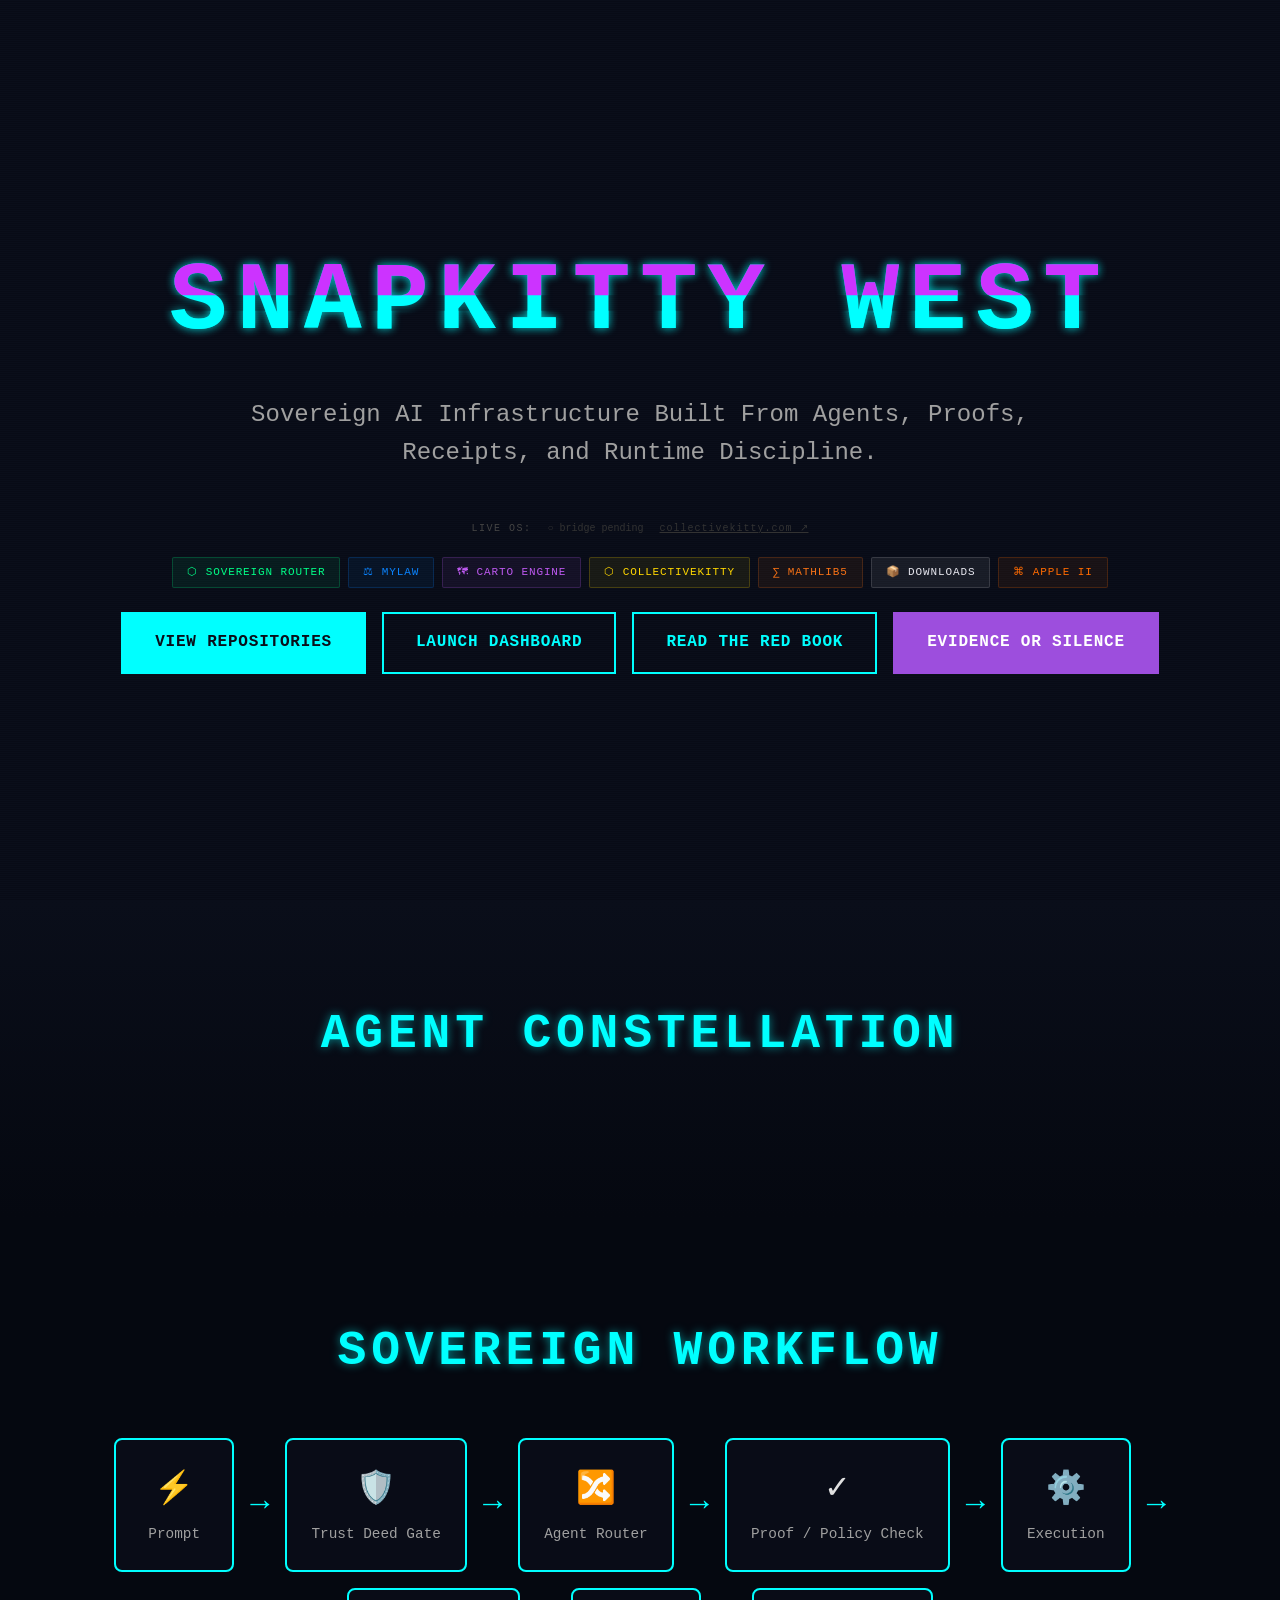
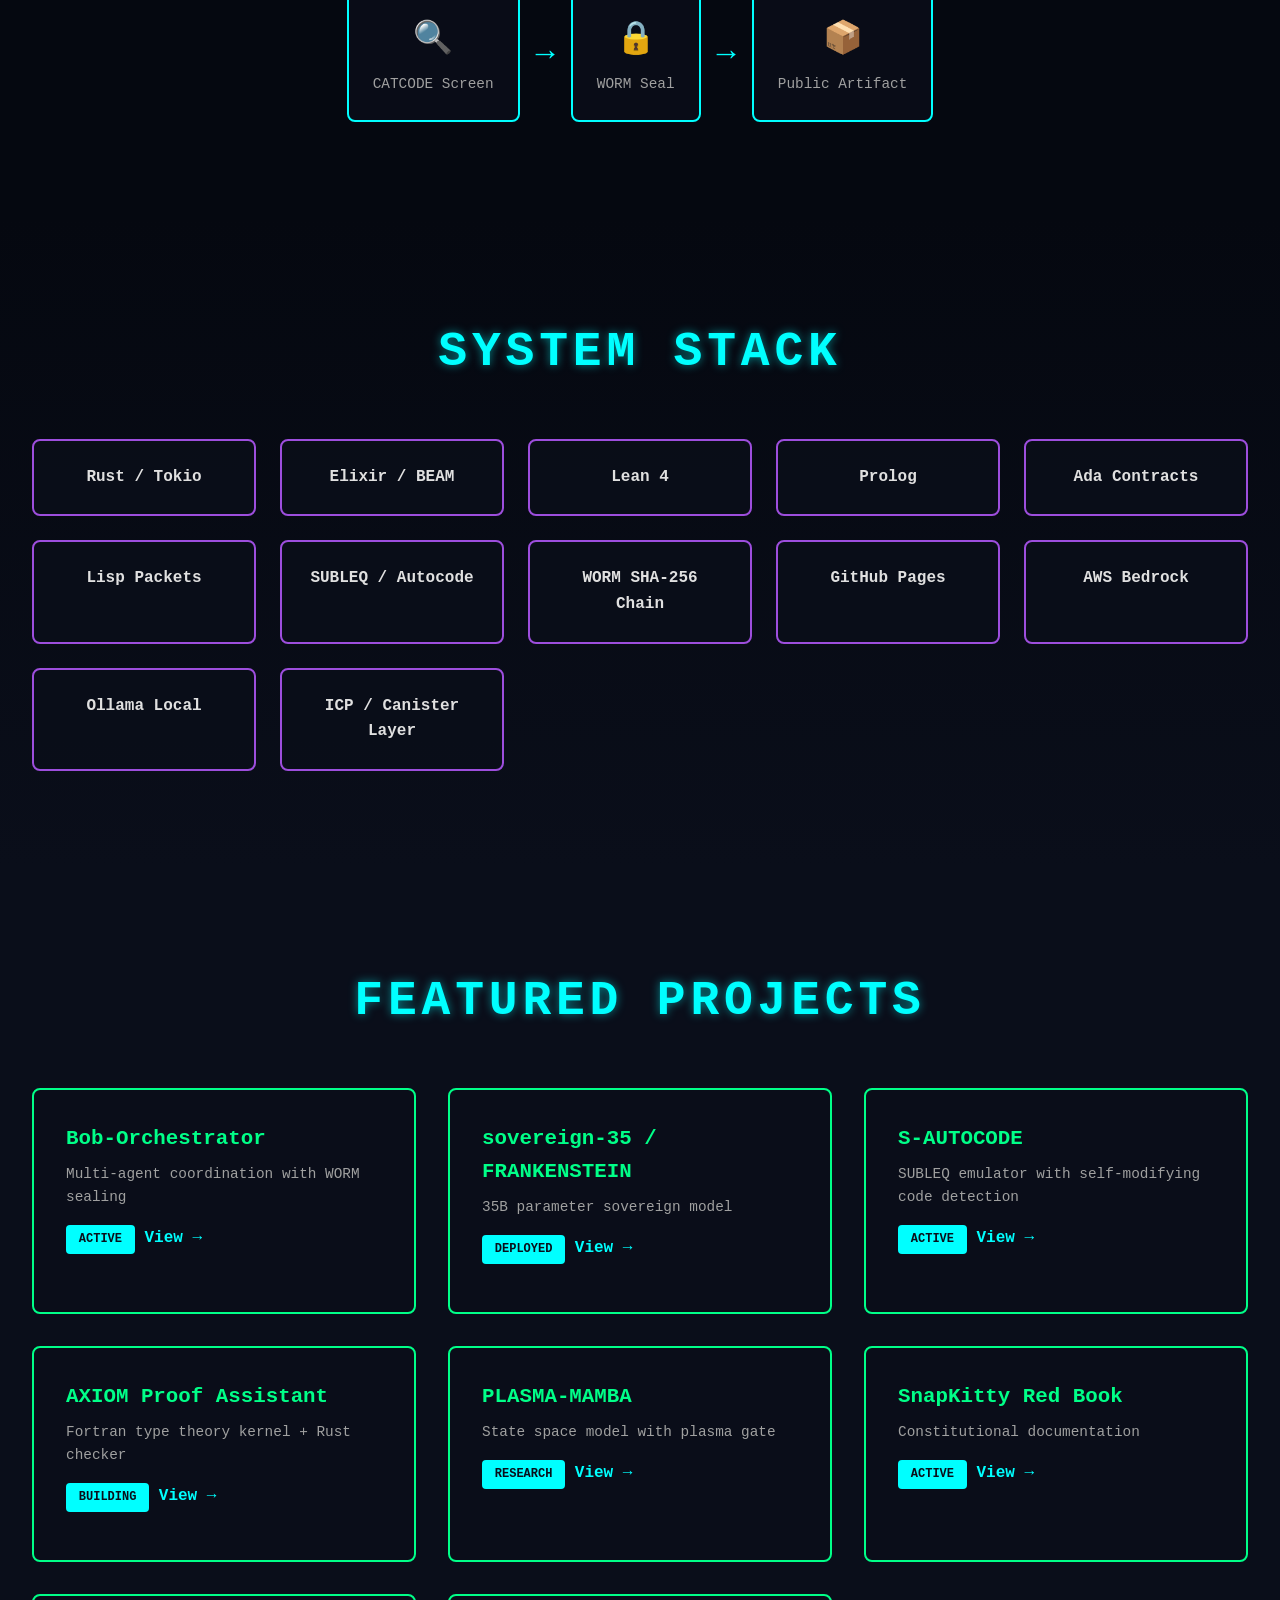
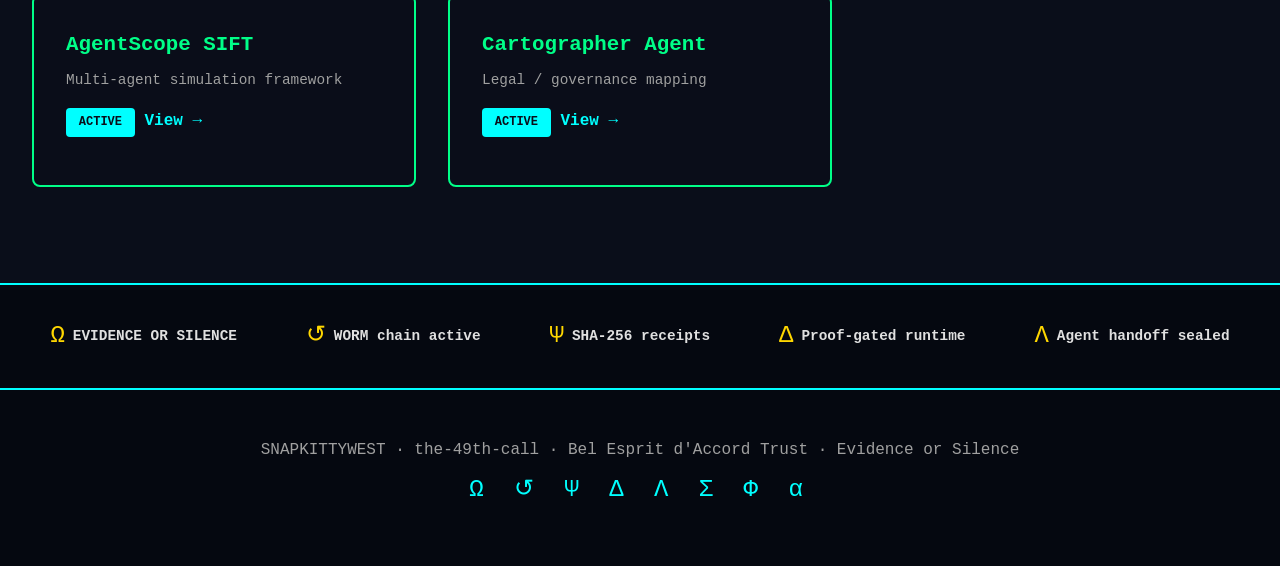
<file: index.html>
<!DOCTYPE html>
<html lang="en">
<head>
    <meta charset="UTF-8">
    <meta name="viewport" content="width=device-width, initial-scale=1.0">
    <title>SNAPKITTY WEST · Sovereign Agentic Infrastructure</title>
    <link rel="stylesheet" href="styles.css">
</head>
<body>
    <!-- Animated background grid -->
    <canvas id="transformer-grid"></canvas>
    
    <!-- Scanline overlay -->
    <div class="scanlines"></div>
    
    <!-- Hero Section -->
    <section class="hero">
        <div class="container">
            <h1 class="glitch" data-text="SNAPKITTY WEST">SNAPKITTY WEST</h1>
            <p class="subtitle">Sovereign AI Infrastructure Built From Agents, Proofs, Receipts, and Runtime Discipline.</p>
            
            <!-- Live OS Status Bridge -->
            <div id="bridge-bar" style="display:flex;gap:16px;align-items:center;justify-content:center;margin-bottom:20px;flex-wrap:wrap;">
              <span style="font-size:10px;color:#444;letter-spacing:.15em;">LIVE OS:</span>
              <span id="b-status" style="font-size:10px;color:#333;font-family:monospace;">connecting...</span>
              <span id="b-worm"   style="font-size:10px;color:#0a84ff;font-family:monospace;display:none"></span>
              <span id="b-agents" style="font-size:10px;color:#00ff88;font-family:monospace;display:none"></span>
              <span id="b-tier"   style="font-size:10px;color:#ffd700;font-family:monospace;display:none"></span>
              <a href="https://collectivekitty.com" target="_blank" style="font-size:10px;color:#333;letter-spacing:.1em;">collectivekitty.com ↗</a>
            </div>

            <!-- Product Nav -->
            <div style="display:flex;gap:8px;justify-content:center;flex-wrap:wrap;margin-bottom:24px;">
              <a href="router.html" style="background:#00ff8811;border:1px solid #00ff8833;color:#00ff88;padding:6px 14px;font-size:11px;font-family:monospace;letter-spacing:.08em;text-decoration:none;border-radius:2px;">⬡ SOVEREIGN ROUTER</a>
              <a href="mylaw.html" style="background:#0a84ff11;border:1px solid #0a84ff33;color:#0a84ff;padding:6px 14px;font-size:11px;font-family:monospace;letter-spacing:.08em;text-decoration:none;border-radius:2px;">⚖ MYLAW</a>
              <a href="carto.html" style="background:#bf5af211;border:1px solid #bf5af233;color:#bf5af2;padding:6px 14px;font-size:11px;font-family:monospace;letter-spacing:.08em;text-decoration:none;border-radius:2px;">🗺 CARTO ENGINE</a>
              <a href="https://collectivekitty.com" target="_blank" style="background:#ffd70011;border:1px solid #ffd70033;color:#ffd700;padding:6px 14px;font-size:11px;font-family:monospace;letter-spacing:.08em;text-decoration:none;border-radius:2px;">⬡ COLLECTIVEKITTY</a>
              <a href="https://github.com/SNAPKITTYWEST/mathlib5" target="_blank" style="background:#f9731611;border:1px solid #f9731633;color:#f97316;padding:6px 14px;font-size:11px;font-family:monospace;letter-spacing:.08em;text-decoration:none;border-radius:2px;">∑ MATHLIB5</a>
              <a href="download.html" style="background:#ffffff11;border:1px solid #ffffff22;color:#e8e8f0;padding:6px 14px;font-size:11px;font-family:monospace;letter-spacing:.08em;text-decoration:none;border-radius:2px;">📦 DOWNLOADS</a>
              <a href="https://snapkittywest.github.io/apple-ii-universal-machine/" target="_blank" style="background:#ff6b0011;border:1px solid #ff6b0033;color:#ff6b00;padding:6px 14px;font-size:11px;font-family:monospace;letter-spacing:.08em;text-decoration:none;border-radius:2px;">⌘ APPLE II</a>
            </div>

            <div class="hero-buttons">
                <a href="https://github.com/SNAPKITTYWEST" class="btn btn-primary">View Repositories</a>
                <a href="#agents" class="btn btn-secondary">Launch Dashboard</a>
                <a href="https://github.com/SNAPKITTYWEST/snapkitty-redbook" class="btn btn-secondary">Read the Red Book</a>
                <a href="#evidence" class="btn btn-accent">Evidence or Silence</a>
            </div>

            <script>
            // Bridge fetch — polls collectivekitty.com/api/bridge
            (async function bridgePoll() {
              try {
                const r = await fetch('https://sovereign-mesh.snapkittywest.workers.dev/api/bridge', {
                  signal: AbortSignal.timeout(4000)
                });
                if (r.ok) {
                  const d = await r.json();
                  document.getElementById('b-status').textContent = '● LIVE';
                  document.getElementById('b-status').style.color = '#00ff88';
                  if (d.worm_head) { document.getElementById('b-worm').textContent = 'WORM:' + d.worm_head; document.getElementById('b-worm').style.display = 'inline'; }
                  if (d.agents_active) { document.getElementById('b-agents').textContent = d.agents_active + ' AGENTS'; document.getElementById('b-agents').style.display = 'inline'; }
                  if (d.tier) { document.getElementById('b-tier').textContent = 'TIER ' + d.tier; document.getElementById('b-tier').style.display = 'inline'; }
                } else {
                  document.getElementById('b-status').textContent = '○ OS offline';
                }
              } catch {
                document.getElementById('b-status').textContent = '○ bridge pending';
                document.getElementById('b-status').style.color = '#333';
              }
              setTimeout(bridgePoll, 30000);
            })();
            </script>
        </div>
    </section>

    <!-- Agent Constellation -->
    <section id="agents" class="agents-section">
        <div class="container">
            <h2 class="section-title">AGENT CONSTELLATION</h2>
            <div class="agent-grid">
                <!-- Agent cards will be generated by JavaScript -->
            </div>
        </div>
    </section>

    <!-- Pipeline Section -->
    <section class="pipeline-section">
        <div class="container">
            <h2 class="section-title">SOVEREIGN WORKFLOW</h2>
            <div class="pipeline">
                <div class="pipeline-step" data-step="1">
                    <div class="step-icon">⚡</div>
                    <div class="step-label">Prompt</div>
                </div>
                <div class="pipeline-arrow">→</div>
                <div class="pipeline-step" data-step="2">
                    <div class="step-icon">🛡️</div>
                    <div class="step-label">Trust Deed Gate</div>
                </div>
                <div class="pipeline-arrow">→</div>
                <div class="pipeline-step" data-step="3">
                    <div class="step-icon">🔀</div>
                    <div class="step-label">Agent Router</div>
                </div>
                <div class="pipeline-arrow">→</div>
                <div class="pipeline-step" data-step="4">
                    <div class="step-icon">✓</div>
                    <div class="step-label">Proof / Policy Check</div>
                </div>
                <div class="pipeline-arrow">→</div>
                <div class="pipeline-step" data-step="5">
                    <div class="step-icon">⚙️</div>
                    <div class="step-label">Execution</div>
                </div>
                <div class="pipeline-arrow">→</div>
                <div class="pipeline-step" data-step="6">
                    <div class="step-icon">🔍</div>
                    <div class="step-label">CATCODE Screen</div>
                </div>
                <div class="pipeline-arrow">→</div>
                <div class="pipeline-step" data-step="7">
                    <div class="step-icon">🔒</div>
                    <div class="step-label">WORM Seal</div>
                </div>
                <div class="pipeline-arrow">→</div>
                <div class="pipeline-step" data-step="8">
                    <div class="step-icon">📦</div>
                    <div class="step-label">Public Artifact</div>
                </div>
            </div>
        </div>
    </section>

    <!-- System Stack -->
    <section class="stack-section">
        <div class="container">
            <h2 class="section-title">SYSTEM STACK</h2>
            <div class="stack-grid">
                <div class="stack-tile">Rust / Tokio</div>
                <div class="stack-tile">Elixir / BEAM</div>
                <div class="stack-tile">Lean 4</div>
                <div class="stack-tile">Prolog</div>
                <div class="stack-tile">Ada Contracts</div>
                <div class="stack-tile">Lisp Packets</div>
                <div class="stack-tile">SUBLEQ / Autocode</div>
                <div class="stack-tile">WORM SHA-256 Chain</div>
                <div class="stack-tile">GitHub Pages</div>
                <div class="stack-tile">AWS Bedrock</div>
                <div class="stack-tile">Ollama Local</div>
                <div class="stack-tile">ICP / Canister Layer</div>
            </div>
        </div>
    </section>

    <!-- Featured Projects -->
    <section class="projects-section">
        <div class="container">
            <h2 class="section-title">FEATURED PROJECTS</h2>
            <div class="projects-grid">
                <div class="project-card">
                    <h3>Bob-Orchestrator</h3>
                    <p>Multi-agent coordination with WORM sealing</p>
                    <span class="status-badge">ACTIVE</span>
                    <a href="https://github.com/SNAPKITTYWEST/bob-orchestrator" class="project-link">View →</a>
                </div>
                <div class="project-card">
                    <h3>sovereign-35 / FRANKENSTEIN</h3>
                    <p>35B parameter sovereign model</p>
                    <span class="status-badge">DEPLOYED</span>
                    <a href="#" class="project-link">View →</a>
                </div>
                <div class="project-card">
                    <h3>S-AUTOCODE</h3>
                    <p>SUBLEQ emulator with self-modifying code detection</p>
                    <span class="status-badge">ACTIVE</span>
                    <a href="https://github.com/SNAPKITTYWEST/S-AUTOCODE" class="project-link">View →</a>
                </div>
                <div class="project-card">
                    <h3>AXIOM Proof Assistant</h3>
                    <p>Fortran type theory kernel + Rust checker</p>
                    <span class="status-badge">BUILDING</span>
                    <a href="#" class="project-link">View →</a>
                </div>
                <div class="project-card">
                    <h3>PLASMA-MAMBA</h3>
                    <p>State space model with plasma gate</p>
                    <span class="status-badge">RESEARCH</span>
                    <a href="#" class="project-link">View →</a>
                </div>
                <div class="project-card">
                    <h3>SnapKitty Red Book</h3>
                    <p>Constitutional documentation</p>
                    <span class="status-badge">ACTIVE</span>
                    <a href="https://github.com/SNAPKITTYWEST/snapkitty-redbook" class="project-link">View →</a>
                </div>
                <div class="project-card">
                    <h3>AgentScope SIFT</h3>
                    <p>Multi-agent simulation framework</p>
                    <span class="status-badge">ACTIVE</span>
                    <a href="#" class="project-link">View →</a>
                </div>
                <div class="project-card">
                    <h3>Cartographer Agent</h3>
                    <p>Legal / governance mapping</p>
                    <span class="status-badge">ACTIVE</span>
                    <a href="#" class="project-link">View →</a>
                </div>
            </div>
        </div>
    </section>

    <!-- Evidence Bar -->
    <section id="evidence" class="evidence-bar">
        <div class="container">
            <div class="evidence-items">
                <div class="evidence-item">
                    <span class="evidence-icon">Ω</span>
                    <span class="evidence-text">EVIDENCE OR SILENCE</span>
                </div>
                <div class="evidence-item">
                    <span class="evidence-icon">↺</span>
                    <span class="evidence-text">WORM chain active</span>
                </div>
                <div class="evidence-item">
                    <span class="evidence-icon">Ψ</span>
                    <span class="evidence-text">SHA-256 receipts</span>
                </div>
                <div class="evidence-item">
                    <span class="evidence-icon">Δ</span>
                    <span class="evidence-text">Proof-gated runtime</span>
                </div>
                <div class="evidence-item">
                    <span class="evidence-icon">Λ</span>
                    <span class="evidence-text">Agent handoff sealed</span>
                </div>
            </div>
        </div>
    </section>

    <!-- Footer -->
    <footer class="footer">
        <div class="container">
            <p>SNAPKITTYWEST · the-49th-call · Bel Esprit d'Accord Trust · Evidence or Silence</p>
            <p class="symbols">Ω ↺ Ψ Δ Λ Σ Φ α</p>
        </div>
    </footer>

    <script src="script.js"></script>
</body>
</html>
</file>
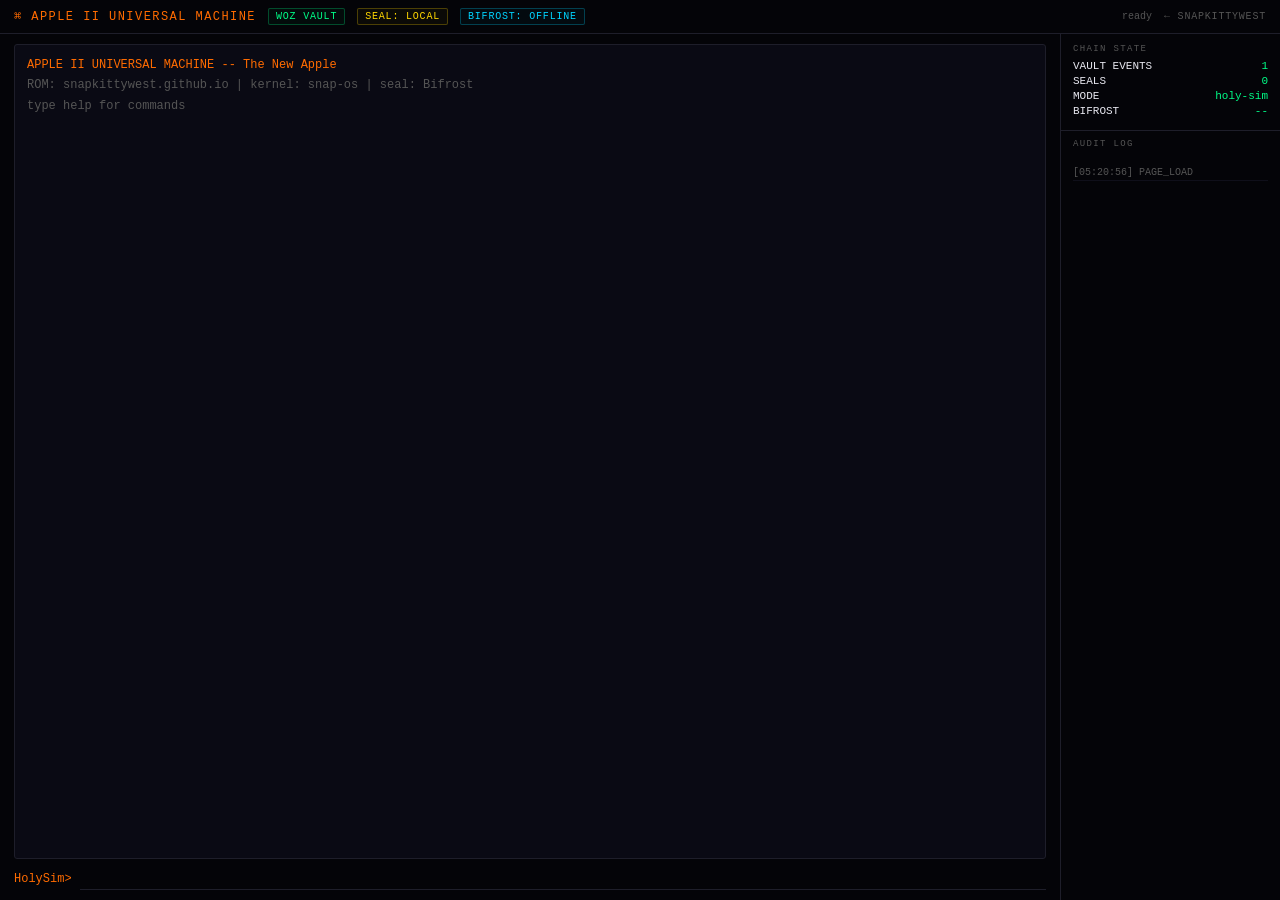
<file: apple.html>
<!DOCTYPE html>
<html lang="en">
<head>
<meta charset="utf-8"/>
<meta name="viewport" content="width=device-width,initial-scale=1"/>
<title>Apple II Universal Machine — SNAPKITTYWEST</title>
<meta name="description" content="Browser-native sovereign cockpit. GitHub Pages as ROM. Woz Vault as memory. Bifrost as seal."/>
<style>
:root{
  --bg:#040408;--panel:#0a0a14;--border:#1e1e2a;
  --text:#e8e8f0;--muted:#555;--dim:#2a2a3a;
  --green:#00ff88;--gold:#ffd700;--blue:#0a84ff;
  --purple:#bf5af2;--orange:#ff6b00;--red:#ff453a;
  --mono:'Courier New',monospace;
}
*{margin:0;padding:0;box-sizing:border-box;}
html,body{height:100%;overflow:hidden;}
body{background:var(--bg);color:var(--text);font-family:var(--mono);font-size:13px;display:flex;flex-direction:column;}
.topbar{display:flex;align-items:center;gap:12px;padding:8px 14px;border-bottom:1px solid var(--border);flex-shrink:0;}
.topbar-title{color:var(--orange);font-size:12px;letter-spacing:.12em;}
.topbar-badge{font-size:10px;padding:2px 7px;border-radius:2px;border:1px solid;letter-spacing:.08em;}
.badge-bifrost{color:#00d4ff;border-color:#00d4ff44;background:#00d4ff08;}
.badge-worm{color:var(--green);border-color:#00ff8844;background:#00ff8808;}
.badge-seal{color:var(--gold);border-color:#ffd70044;background:#ffd70008;}
.topbar-status{margin-left:auto;font-size:10px;color:var(--muted);}
.main{display:flex;flex:1;min-height:0;}
.terminal-wrap{flex:1;display:flex;flex-direction:column;padding:10px 14px;gap:8px;min-width:0;}
.terminal{flex:1;overflow-y:auto;background:var(--panel);border:1px solid var(--border);border-radius:3px;padding:10px 12px;font-size:12px;line-height:1.7;}
.terminal::-webkit-scrollbar{width:4px;}
.terminal::-webkit-scrollbar-track{background:#000;}
.terminal::-webkit-scrollbar-thumb{background:var(--border);}
.input-row{display:flex;gap:8px;align-items:center;}
.prompt{color:var(--orange);font-size:12px;white-space:nowrap;}
.cmd-input{flex:1;background:transparent;border:none;border-bottom:1px solid var(--border);outline:none;color:var(--text);font-family:var(--mono);font-size:12px;padding:4px 0;}
.sidebar{width:220px;border-left:1px solid var(--border);display:flex;flex-direction:column;overflow:hidden;}
.side-section{padding:10px 12px;border-bottom:1px solid var(--border);}
.side-label{font-size:9px;color:var(--muted);letter-spacing:.15em;margin-bottom:6px;}
.side-stat{display:flex;justify-content:space-between;font-size:11px;color:var(--text);margin-bottom:3px;}
.side-stat span{color:var(--green);}
.audit-list{flex:1;overflow-y:auto;padding:8px 12px;}
.audit-entry{font-size:10px;color:var(--muted);padding:2px 0;border-bottom:1px solid #0f0f1a;}
.audit-entry.sealed{color:#00d4ff;}
.l-green{color:var(--green);}
.l-cyan{color:#00d4ff;}
.l-gold{color:var(--gold);}
.l-orange{color:var(--orange);}
.l-white{color:var(--text);}
.l-dim{color:var(--muted);}
.l-red{color:var(--red);}
.back-link{font-size:10px;color:var(--muted);text-decoration:none;letter-spacing:.08em;}
.back-link:hover{color:var(--text);}
</style>
</head>
<body>

<div class="topbar">
  <div class="topbar-title">&#x2318; APPLE II UNIVERSAL MACHINE</div>
  <div class="topbar-badge badge-worm">WOZ VAULT</div>
  <div class="topbar-badge badge-seal" id="seal-badge">SEAL: LOCAL</div>
  <div class="topbar-badge badge-bifrost" id="bifrost-badge">BIFROST: --</div>
  <div class="topbar-status" id="top-status">booting...</div>
  <a href="index.html" class="back-link">&#8592; SNAPKITTYWEST</a>
</div>

<div class="main">
  <div class="terminal-wrap">
    <div class="terminal" id="terminal"></div>
    <div class="input-row">
      <span class="prompt">HolySim&gt;</span>
      <input class="cmd-input" id="cmd-input" type="text" autocomplete="off" autofocus spellcheck="false"/>
    </div>
  </div>
  <div class="sidebar">
    <div class="side-section">
      <div class="side-label">CHAIN STATE</div>
      <div class="side-stat">VAULT EVENTS <span id="vault-count">0</span></div>
      <div class="side-stat">SEALS <span id="seal-count">0</span></div>
      <div class="side-stat">MODE <span id="runtime-mode">holy-sim</span></div>
      <div class="side-stat">BIFROST <span id="bifrost-height">--</span></div>
    </div>
    <div class="side-label" style="padding:8px 12px 2px;">AUDIT LOG</div>
    <div class="audit-list" id="audit-list"></div>
  </div>
</div>

<script>
var WozVault = {
  KEY: 'woz_vault_v1',
  _read: function() {
    try { return JSON.parse(localStorage.getItem(this.KEY)) || { events: [], snapshots: [] }; }
    catch(e) { return { events: [], snapshots: [] }; }
  },
  _write: function(d) { localStorage.setItem(this.KEY, JSON.stringify(d)); },
  writeAuditEvent: function(ev) {
    var d = this._read();
    var entry = Object.assign({}, ev, { id: 'evt_' + Date.now().toString(36), timestamp: new Date().toISOString() });
    d.events.push(entry);
    this._write(d);
    return entry;
  },
  readAuditLog: function() { return this._read().events; },
  clearVault: function() { localStorage.removeItem(this.KEY); },
  saveSnapshot: function(snap) {
    var d = this._read();
    var entry = Object.assign({}, snap, { id: 'snap_' + Date.now().toString(36), timestamp: new Date().toISOString() });
    d.snapshots.push(entry);
    this._write(d);
    return entry;
  },
  readSnapshots: function() { return this._read().snapshots; }
};

var Seal = {
  BIFROST_URL: 'http://localhost:7474',
  _bifrostOnline: null,
  sha256: async function(input) {
    var data = new TextEncoder().encode(input);
    var hash = await crypto.subtle.digest('SHA-256', data);
    return Array.from(new Uint8Array(hash)).map(function(b) { return b.toString(16).padStart(2,'0'); }).join('');
  },
  _probeBifrost: async function() {
    if (this._bifrostOnline !== null) return this._bifrostOnline;
    try {
      var resp = await fetch(this.BIFROST_URL + '/health', {
        signal: AbortSignal.timeout ? AbortSignal.timeout(1500) : undefined
      });
      this._bifrostOnline = resp.ok;
    } catch(e) { this._bifrostOnline = false; }
    var self = this;
    setTimeout(function() { self._bifrostOnline = null; }, 30000);
    return this._bifrostOnline;
  },
  createSeal: async function(payload) {
    var ts = new Date().toISOString();
    var raw = JSON.stringify(payload) + '|' + ts;
    if (await this._probeBifrost()) {
      try {
        var resp = await fetch(this.BIFROST_URL + '/api/seal', {
          method: 'POST',
          headers: { 'Content-Type': 'application/json' },
          body: JSON.stringify({ payload: raw }),
          signal: AbortSignal.timeout ? AbortSignal.timeout(5000) : undefined
        });
        if (resp.ok) {
          var data = await resp.json();
          return { hash: data.cid, timestamp: ts, payload: payload, ed25519: data.signature, pubkey: data.pubkey, height: data.height, mode: 'bifrost' };
        }
      } catch(e) {}
    }
    var hash = await this.sha256(raw);
    return { hash: hash, timestamp: ts, payload: payload, mode: 'local' };
  }
};

var term = document.getElementById('terminal');
var input = document.getElementById('cmd-input');
var sealTotal = 0;

function print(text, cls) {
  var d = document.createElement('div');
  d.className = cls || 'l-green';
  d.textContent = text;
  term.appendChild(d);
  term.scrollTop = term.scrollHeight;
}
function prints(text, cls) { text.split('\n').forEach(function(l) { print(l, cls); }); }

function refreshUI() {
  var events = WozVault.readAuditLog();
  document.getElementById('vault-count').textContent = events.length;
  document.getElementById('seal-count').textContent = sealTotal;
  var list = document.getElementById('audit-list');
  list.innerHTML = '';
  events.slice(-20).forEach(function(e) {
    var div = document.createElement('div');
    div.className = 'audit-entry' + (e.mode === 'bifrost' ? ' sealed' : '');
    div.textContent = '[' + (e.timestamp||'').slice(11,19) + '] ' + e.type;
    list.appendChild(div);
  });
  list.scrollTop = list.scrollHeight;
}

async function probeBifrost() {
  var online = await Seal._probeBifrost();
  var badge = document.getElementById('bifrost-badge');
  if (online) {
    badge.textContent = 'BIFROST: LIVE';
    badge.style.color = '#00ff88';
    badge.style.borderColor = '#00ff8844';
    document.getElementById('seal-badge').textContent = 'SEAL: ED25519';
    try {
      var r = await fetch(Seal.BIFROST_URL + '/api/head');
      if (r.ok) {
        var d = await r.json();
        document.getElementById('bifrost-height').textContent = d.height;
      }
    } catch(e) {}
  } else {
    badge.textContent = 'BIFROST: OFFLINE';
  }
}

async function doSeal(payload) {
  var s = await Seal.createSeal(payload);
  sealTotal++;
  WozVault.writeAuditEvent({ type: 'SEAL_CREATED', seal: s.hash, mode: s.mode });
  refreshUI();
  return s;
}

var COMMANDS = {
  help: function() {
    prints(
      '╔══════════════════════════════════════════════════════════╗\n' +
      '║  APPLE II UNIVERSAL MACHINE                             ║\n' +
      '╠══════════════════════════════════════════════════════════╣\n' +
      '║  help         -- this screen                            ║\n' +
      '║  boot         -- cold boot + seal                       ║\n' +
      '║  seal         -- seal current state                     ║\n' +
      '║  vault        -- show audit log                         ║\n' +
      '║  bifrost      -- probe bifrost chain server             ║\n' +
      '║  verify       -- verify bifrost chain                   ║\n' +
      '║  status       -- runtime + chain status                 ║\n' +
      '║  export       -- export vault snapshot                  ║\n' +
      '║  clear-vault  -- wipe local vault (confirm required)    ║\n' +
      '║  about        -- about this machine                     ║\n' +
      '╚══════════════════════════════════════════════════════════╝', 'l-cyan');
  },
  about: function() {
    prints(
      '\n  APPLE II UNIVERSAL MACHINE v2.0 -- The New Apple\n\n' +
      '  ROM:        GitHub Pages (snapkittywest.github.io)\n' +
      '  Memory:     Woz Vault (localStorage, local-first)\n' +
      '  Seal:       SHA-256 local | Ed25519 Bifrost when live\n' +
      '  Chain:      snap-os Bifrost (localhost:7474)\n' +
      '  Runtime:    holy-sim | wasm | ollama | webllm\n' +
      '  Primitives: WozMon . Sweet16 . WozBASIC\n' +
      '  Kernel:     snap-os (Rust, Cranelift, Ed25519)\n\n' +
      '  "GitHub Pages as ROM. Woz Vault as memory.\n' +
      '   Bifrost as the seal. snap-os as the kernel."', 'l-white');
  },
  boot: async function() {
    prints('\n  COLD BOOT SEQUENCE', 'l-orange');
    var events = WozVault.readAuditLog().length;
    prints('  [~] vault         --> ' + events + ' events', 'l-dim');
    var s = await doSeal({ type: 'COLD_BOOT', vaultEvents: events });
    prints('  [OK] seal         --> ' + s.hash.slice(0,24) + '... (' + s.mode + ')', s.mode === 'bifrost' ? 'l-cyan' : 'l-gold');
    WozVault.writeAuditEvent({ type: 'COLD_BOOT', agent: 'KERNEL', success: true, mode: s.mode });
    prints('  [OK] boot complete', 'l-green');
    document.getElementById('top-status').textContent = 'online . ' + s.mode;
    refreshUI();
  },
  seal: async function(args) {
    var label = args && args.length ? args.join(' ') : 'manual';
    var s = await doSeal({ type: 'MANUAL_SEAL', label: label });
    prints('SEAL (' + s.mode + '): ' + s.hash, s.mode === 'bifrost' ? 'l-cyan' : 'l-gold');
    if (s.height !== undefined) prints('HEIGHT: ' + s.height, 'l-dim');
  },
  vault: function() {
    var events = WozVault.readAuditLog();
    if (!events.length) { print('vault is empty', 'l-dim'); return; }
    prints('\nVAULT -- ' + events.length + ' events', 'l-cyan');
    events.slice(-20).forEach(function(e) {
      print('[' + (e.timestamp||'').slice(11,19) + '] ' + e.type + (e.mode ? ' (' + e.mode + ')' : ''), e.mode === 'bifrost' ? 'l-cyan' : 'l-dim');
    });
  },
  bifrost: async function() {
    print('probing bifrost at localhost:7474...', 'l-dim');
    await probeBifrost();
    var online = Seal._bifrostOnline;
    if (online) {
      prints('BIFROST: ONLINE', 'l-green');
      try {
        var r = await fetch(Seal.BIFROST_URL + '/api/head');
        var d = await r.json();
        prints('HEAD: ' + d.cid.slice(0,24) + '...', 'l-cyan');
        prints('HEIGHT: ' + d.height, 'l-cyan');
      } catch(e) {}
    } else {
      prints('BIFROST: OFFLINE (seals use local SHA-256)', 'l-dim');
      prints('  run: cargo run -p bifrost-http -- --chain ./chain --port 7474', 'l-dim');
    }
  },
  verify: async function() {
    if (!Seal._bifrostOnline) { print('bifrost offline -- run bifrost first', 'l-dim'); return; }
    try {
      var r = await fetch(Seal.BIFROST_URL + '/api/verify');
      var d = await r.json();
      if (d.ok) {
        prints('CHAIN VERIFY: OK', 'l-green');
        prints('  events: ' + d.events + '  height: ' + d.height, 'l-dim');
      } else {
        prints('CHAIN VERIFY: FAIL', 'l-red');
        (d.errors || []).forEach(function(e) { print('  ' + e, 'l-red'); });
      }
    } catch(e) { print('verify error: ' + e.message, 'l-red'); }
  },
  status: async function() {
    await probeBifrost();
    prints('\nSYSTEM STATUS', 'l-cyan');
    prints('  RUNTIME:   holy-sim (JS simulation)', 'l-dim');
    prints('  VAULT:     ' + WozVault.readAuditLog().length + ' events', 'l-green');
    prints('  SEALS:     ' + sealTotal + ' this session', 'l-gold');
    prints('  BIFROST:   ' + (Seal._bifrostOnline ? 'LIVE (Ed25519)' : 'OFFLINE (SHA-256 fallback)'), Seal._bifrostOnline ? 'l-cyan' : 'l-dim');
  },
  export: function() {
    var snap = WozVault.saveSnapshot({ type: 'MANUAL_EXPORT', events: WozVault.readAuditLog() });
    var blob = new Blob([JSON.stringify(snap, null, 2)], { type: 'application/json' });
    var url = URL.createObjectURL(blob);
    var a = document.createElement('a');
    a.href = url; a.download = 'woz-vault-snapshot-' + Date.now() + '.json';
    a.click(); URL.revokeObjectURL(url);
    print('snapshot exported', 'l-green');
    refreshUI();
  },
  'clear-vault': function(args) {
    if (!args || args.indexOf('confirm') === -1) {
      print('clear-vault confirm -- required to wipe', 'l-dim'); return;
    }
    WozVault.clearVault();
    sealTotal = 0;
    print('vault cleared', 'l-red');
    refreshUI();
  }
};

var cmdHistory = [];
var histIdx = -1;
input.addEventListener('keydown', async function(e) {
  if (e.key === 'Enter') {
    var raw = input.value.trim();
    if (!raw) return;
    cmdHistory.unshift(raw); histIdx = -1;
    input.value = '';
    print('HolySim> ' + raw, 'l-dim');
    var parts = raw.match(/(".*?"|\S+)/g) || [];
    var cmd = parts[0].toLowerCase();
    var args = parts.slice(1);
    if (COMMANDS[cmd]) {
      try { await COMMANDS[cmd](args); }
      catch(err) { print('ERROR: ' + err.message, 'l-red'); }
    } else {
      print('unknown command: ' + cmd + ' (type help)', 'l-dim');
    }
    WozVault.writeAuditEvent({ type: 'CMD', cmd: cmd });
    refreshUI();
  } else if (e.key === 'ArrowUp') {
    histIdx = Math.min(histIdx + 1, cmdHistory.length - 1);
    input.value = cmdHistory[histIdx] || '';
  } else if (e.key === 'ArrowDown') {
    histIdx = Math.max(histIdx - 1, -1);
    input.value = histIdx >= 0 ? cmdHistory[histIdx] : '';
  }
});

(async function() {
  prints('APPLE II UNIVERSAL MACHINE -- The New Apple', 'l-orange');
  prints('ROM: snapkittywest.github.io  |  kernel: snap-os  |  seal: Bifrost', 'l-dim');
  print('', 'l-dim');
  await probeBifrost();
  prints('type help for commands', 'l-dim');
  WozVault.writeAuditEvent({ type: 'PAGE_LOAD', agent: 'KERNEL' });
  refreshUI();
  document.getElementById('top-status').textContent = 'ready';
})();
</script>
</body>
</html>
</file>
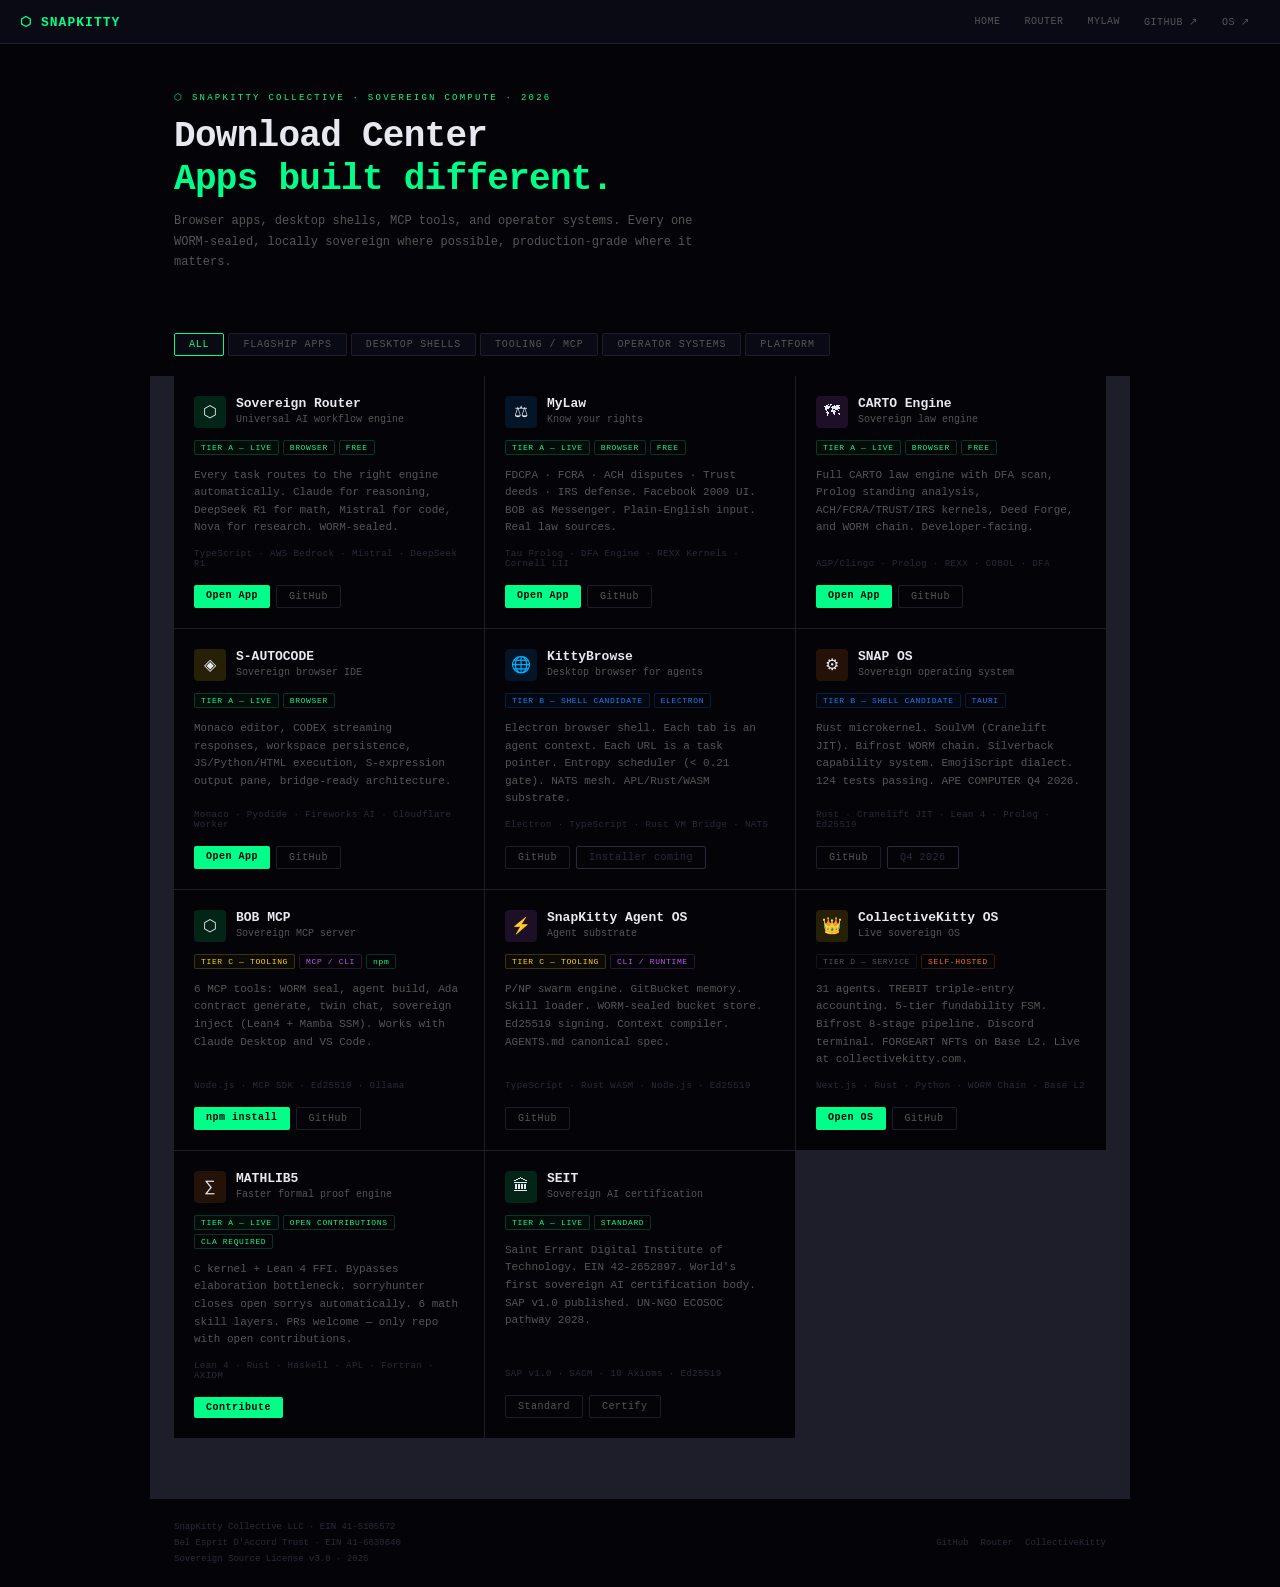
<file: download.html>
<!DOCTYPE html>
<html lang="en">
<head>
<meta charset="utf-8"/>
<meta name="viewport" content="width=device-width,initial-scale=1"/>
<title>SnapKitty — Download Center</title>
<meta name="description" content="SnapKitty sovereign apps. Router, MyLaw, CARTO, Snap OS, KittyBrowse, BOB MCP."/>
<style>
:root{
  --bg:#040408;--panel:#0a0a14;--border:#1e1e2a;
  --text:#e8e8f0;--muted:#555;--dim:#2a2a3a;
  --green:#00ff88;--gold:#ffd700;--blue:#0a84ff;
  --purple:#bf5af2;--orange:#f97316;--red:#ff453a;
  --mono:'Courier New',monospace;
}
*{margin:0;padding:0;box-sizing:border-box;}
body{background:var(--bg);color:var(--text);font-family:var(--mono);font-size:13px;min-height:100vh;}
a{color:var(--blue);text-decoration:none;}
a:hover{text-decoration:underline;}

/* ── TOPBAR ── */
#top{background:var(--panel);border-bottom:1px solid var(--border);padding:0 20px;height:44px;display:flex;align-items:center;gap:12px;}
.logo{color:var(--green);font-size:13px;font-weight:700;letter-spacing:.08em;}
.topnav{display:flex;gap:4px;margin-left:auto;}
.tn{font-size:10px;color:var(--muted);padding:4px 10px;border-radius:2px;cursor:pointer;letter-spacing:.05em;text-decoration:none;}
.tn:hover{color:var(--text);background:var(--dim);}

/* ── HERO ── */
.hero{max-width:980px;margin:0 auto;padding:48px 24px 32px;}
.hero-eyebrow{font-size:9px;color:var(--green);letter-spacing:.25em;margin-bottom:12px;}
.hero-title{font-size:clamp(22px,4vw,36px);font-weight:700;letter-spacing:-.02em;line-height:1.2;margin-bottom:10px;}
.hero-title span{color:var(--green);}
.hero-sub{color:var(--muted);font-size:12px;line-height:1.7;max-width:520px;margin-bottom:28px;}

/* ── CATEGORY TABS ── */
.cats{max-width:980px;margin:0 auto;padding:0 24px 20px;display:flex;gap:4px;flex-wrap:wrap;}
.cat{background:var(--panel);border:1px solid var(--border);padding:5px 14px;border-radius:2px;font-size:10px;color:var(--muted);cursor:pointer;letter-spacing:.08em;}
.cat:hover{color:var(--text);}
.cat.active{border-color:var(--green);color:var(--green);}

/* ── PRODUCT GRID ── */
.grid{max-width:980px;margin:0 auto;padding:0 24px 60px;display:grid;grid-template-columns:repeat(auto-fill,minmax(280px,1fr));gap:1px;background:var(--border);}
.card{background:var(--bg);padding:20px;display:flex;flex-direction:column;gap:12px;transition:background .15s;}
.card:hover{background:var(--panel);}
.card-header{display:flex;align-items:flex-start;gap:10px;}
.card-icon{width:32px;height:32px;border-radius:4px;display:flex;align-items:center;justify-content:center;font-size:16px;flex-shrink:0;}
.card-meta{flex:1;}
.card-name{font-size:13px;font-weight:700;margin-bottom:2px;}
.card-tagline{font-size:10px;color:var(--muted);line-height:1.4;}
.badges{display:flex;gap:4px;flex-wrap:wrap;}
.badge{font-size:8px;padding:2px 6px;border-radius:2px;letter-spacing:.08em;border:1px solid;}
.badge.tier1{border-color:#00ff8833;color:var(--green);background:#00ff8808;}
.badge.tier2{border-color:#0a84ff33;color:var(--blue);background:#0a84ff08;}
.badge.tier3{border-color:#ffd70033;color:var(--gold);background:#ffd70008;}
.badge.tier4{border-color:#55555533;color:var(--muted);}
.badge.browser{border-color:#00ff8833;color:var(--green);}
.badge.desktop{border-color:#0a84ff33;color:var(--blue);}
.badge.mcp{border-color:#bf5af233;color:var(--purple);}
.badge.service{border-color:#f9731633;color:var(--orange);}
.badge.local{border-color:#ffd70033;color:var(--gold);}
.badge.free{border-color:#00ff8833;color:var(--green);}
.card-desc{font-size:11px;color:var(--muted);line-height:1.6;flex:1;}
.card-stack{font-size:9px;color:var(--dim);letter-spacing:.05em;}
.card-actions{display:flex;gap:6px;flex-wrap:wrap;margin-top:4px;}
.btn{padding:5px 12px;font-size:10px;font-family:var(--mono);border-radius:2px;cursor:pointer;letter-spacing:.05em;text-decoration:none;display:inline-block;}
.btn-primary{background:var(--green);color:#040408;border:none;font-weight:700;}
.btn-primary:hover{background:#00d470;text-decoration:none;}
.btn-secondary{background:transparent;color:var(--muted);border:1px solid var(--border);}
.btn-secondary:hover{color:var(--text);border-color:var(--muted);}
.btn-disabled{background:transparent;color:var(--dim);border:1px solid var(--dim);cursor:not-allowed;}

/* ── FOOTER ── */
footer{max-width:980px;margin:0 auto;padding:20px 24px;border-top:1px solid var(--border);display:flex;justify-content:space-between;align-items:center;flex-wrap:wrap;gap:10px;}
.fl{font-size:9px;color:var(--dim);line-height:1.8;}
.fr{display:flex;gap:12px;}
.fr a{font-size:9px;color:var(--dim);}
.fr a:hover{color:var(--text);}

/* hide/show cards */
.card[data-cat].hidden{display:none;}
</style>
</head>
<body>

<div id="top">
  <div class="logo">⬡ SNAPKITTY</div>
  <div class="topnav">
    <a href="/" class="tn">HOME</a>
    <a href="/router.html" class="tn">ROUTER</a>
    <a href="/mylaw.html" class="tn">MYLAW</a>
    <a href="https://github.com/SNAPKITTYWEST" target="_blank" class="tn">GITHUB ↗</a>
    <a href="https://collectivekitty.com" target="_blank" class="tn">OS ↗</a>
  </div>
</div>

<div class="hero">
  <div class="hero-eyebrow">⬡ SNAPKITTY COLLECTIVE · SOVEREIGN COMPUTE · 2026</div>
  <h1 class="hero-title">Download Center<br/><span>Apps built different.</span></h1>
  <p class="hero-sub">Browser apps, desktop shells, MCP tools, and operator systems. Every one WORM-sealed, locally sovereign where possible, production-grade where it matters.</p>
</div>

<div class="cats">
  <div class="cat active" onclick="filter('all')">ALL</div>
  <div class="cat" onclick="filter('flagship')">FLAGSHIP APPS</div>
  <div class="cat" onclick="filter('desktop')">DESKTOP SHELLS</div>
  <div class="cat" onclick="filter('mcp')">TOOLING / MCP</div>
  <div class="cat" onclick="filter('operator')">OPERATOR SYSTEMS</div>
  <div class="cat" onclick="filter('platform')">PLATFORM</div>
</div>

<div class="grid">

  <!-- SOVEREIGN ROUTER -->
  <div class="card" data-cat="flagship">
    <div class="card-header">
      <div class="card-icon" style="background:#00ff8822">⬡</div>
      <div class="card-meta">
        <div class="card-name">Sovereign Router</div>
        <div class="card-tagline">Universal AI workflow engine</div>
      </div>
    </div>
    <div class="badges">
      <span class="badge tier1">TIER A — LIVE</span>
      <span class="badge browser">BROWSER</span>
      <span class="badge free">FREE</span>
    </div>
    <div class="card-desc">Every task routes to the right engine automatically. Claude for reasoning, DeepSeek R1 for math, Mistral for code, Nova for research. WORM-sealed.</div>
    <div class="card-stack">TypeScript · AWS Bedrock · Mistral · DeepSeek R1</div>
    <div class="card-actions">
      <a href="/router.html" class="btn btn-primary">Open App</a>
      <a href="https://github.com/SNAPKITTYWEST/SNAPKITTYWEST" target="_blank" class="btn btn-secondary">GitHub</a>
    </div>
  </div>

  <!-- MYLAW -->
  <div class="card" data-cat="flagship">
    <div class="card-header">
      <div class="card-icon" style="background:#0a84ff22">⚖</div>
      <div class="card-meta">
        <div class="card-name">MyLaw</div>
        <div class="card-tagline">Know your rights</div>
      </div>
    </div>
    <div class="badges">
      <span class="badge tier1">TIER A — LIVE</span>
      <span class="badge browser">BROWSER</span>
      <span class="badge free">FREE</span>
    </div>
    <div class="card-desc">FDCPA · FCRA · ACH disputes · Trust deeds · IRS defense. Facebook 2009 UI. BOB as Messenger. Plain-English input. Real law sources.</div>
    <div class="card-stack">Tau Prolog · DFA Engine · REXX Kernels · Cornell LII</div>
    <div class="card-actions">
      <a href="/mylaw.html" class="btn btn-primary">Open App</a>
      <a href="https://github.com/SNAPKITTYWEST/cartographer-agent" target="_blank" class="btn btn-secondary">GitHub</a>
    </div>
  </div>

  <!-- CARTO ENGINE -->
  <div class="card" data-cat="flagship">
    <div class="card-header">
      <div class="card-icon" style="background:#bf5af222">🗺</div>
      <div class="card-meta">
        <div class="card-name">CARTO Engine</div>
        <div class="card-tagline">Sovereign law engine</div>
      </div>
    </div>
    <div class="badges">
      <span class="badge tier1">TIER A — LIVE</span>
      <span class="badge browser">BROWSER</span>
      <span class="badge free">FREE</span>
    </div>
    <div class="card-desc">Full CARTO law engine with DFA scan, Prolog standing analysis, ACH/FCRA/TRUST/IRS kernels, Deed Forge, and WORM chain. Developer-facing.</div>
    <div class="card-stack">ASP/Clingo · Prolog · REXX · COBOL · DFA</div>
    <div class="card-actions">
      <a href="/carto.html" class="btn btn-primary">Open App</a>
      <a href="https://github.com/SNAPKITTYWEST/cartographer-agent" target="_blank" class="btn btn-secondary">GitHub</a>
    </div>
  </div>

  <!-- S-AUTOCODE -->
  <div class="card" data-cat="flagship">
    <div class="card-header">
      <div class="card-icon" style="background:#ffd70022">◈</div>
      <div class="card-meta">
        <div class="card-name">S-AUTOCODE</div>
        <div class="card-tagline">Sovereign browser IDE</div>
      </div>
    </div>
    <div class="badges">
      <span class="badge tier1">TIER A — LIVE</span>
      <span class="badge browser">BROWSER</span>
    </div>
    <div class="card-desc">Monaco editor, CODEX streaming responses, workspace persistence, JS/Python/HTML execution, S-expression output pane, bridge-ready architecture.</div>
    <div class="card-stack">Monaco · Pyodide · Fireworks AI · Cloudflare Worker</div>
    <div class="card-actions">
      <a href="https://snapkittywest.github.io/S-AUTOCODE/" target="_blank" class="btn btn-primary">Open App</a>
      <a href="https://github.com/SNAPKITTYWEST/S-AUTOCODE" target="_blank" class="btn btn-secondary">GitHub</a>
    </div>
  </div>

  <!-- KITTYBROWSE -->
  <div class="card" data-cat="desktop">
    <div class="card-header">
      <div class="card-icon" style="background:#0a84ff22">🌐</div>
      <div class="card-meta">
        <div class="card-name">KittyBrowse</div>
        <div class="card-tagline">Desktop browser for agents</div>
      </div>
    </div>
    <div class="badges">
      <span class="badge tier2">TIER B — SHELL CANDIDATE</span>
      <span class="badge desktop">ELECTRON</span>
    </div>
    <div class="card-desc">Electron browser shell. Each tab is an agent context. Each URL is a task pointer. Entropy scheduler (< 0.21 gate). NATS mesh. APL/Rust/WASM substrate.</div>
    <div class="card-stack">Electron · TypeScript · Rust VM Bridge · NATS</div>
    <div class="card-actions">
      <a href="https://github.com/SNAPKITTYWEST/kittybrowse" target="_blank" class="btn btn-secondary">GitHub</a>
      <span class="btn btn-disabled">Installer coming</span>
    </div>
  </div>

  <!-- SNAP OS DASHBOARD -->
  <div class="card" data-cat="desktop platform">
    <div class="card-header">
      <div class="card-icon" style="background:#f9731622">⚙</div>
      <div class="card-meta">
        <div class="card-name">SNAP OS</div>
        <div class="card-tagline">Sovereign operating system</div>
      </div>
    </div>
    <div class="badges">
      <span class="badge tier2">TIER B — SHELL CANDIDATE</span>
      <span class="badge desktop">TAURI</span>
    </div>
    <div class="card-desc">Rust microkernel. SoulVM (Cranelift JIT). Bifrost WORM chain. Silverback capability system. EmojiScript dialect. 124 tests passing. APE COMPUTER Q4 2026.</div>
    <div class="card-stack">Rust · Cranelift JIT · Lean 4 · Prolog · Ed25519</div>
    <div class="card-actions">
      <a href="https://github.com/SNAPKITTYWEST/snap-os" target="_blank" class="btn btn-secondary">GitHub</a>
      <span class="btn btn-disabled">Q4 2026</span>
    </div>
  </div>

  <!-- BOB MCP -->
  <div class="card" data-cat="mcp">
    <div class="card-header">
      <div class="card-icon" style="background:#00ff8822">⬡</div>
      <div class="card-meta">
        <div class="card-name">BOB MCP</div>
        <div class="card-tagline">Sovereign MCP server</div>
      </div>
    </div>
    <div class="badges">
      <span class="badge tier3">TIER C — TOOLING</span>
      <span class="badge mcp">MCP / CLI</span>
      <span class="badge free">npm</span>
    </div>
    <div class="card-desc">6 MCP tools: WORM seal, agent build, Ada contract generate, twin chat, sovereign inject (Lean4 + Mamba SSM). Works with Claude Desktop and VS Code.</div>
    <div class="card-stack">Node.js · MCP SDK · Ed25519 · Ollama</div>
    <div class="card-actions">
      <a href="https://www.npmjs.com/package/@snapkitty/mcp-server" target="_blank" class="btn btn-primary">npm install</a>
      <a href="https://github.com/SNAPKITTYWEST/snapkitty-mcp" target="_blank" class="btn btn-secondary">GitHub</a>
    </div>
  </div>

  <!-- SNAPKITTY AGENTOS -->
  <div class="card" data-cat="mcp">
    <div class="card-header">
      <div class="card-icon" style="background:#bf5af222">⚡</div>
      <div class="card-meta">
        <div class="card-name">SnapKitty Agent OS</div>
        <div class="card-tagline">Agent substrate</div>
      </div>
    </div>
    <div class="badges">
      <span class="badge tier3">TIER C — TOOLING</span>
      <span class="badge mcp">CLI / RUNTIME</span>
    </div>
    <div class="card-desc">P/NP swarm engine. GitBucket memory. Skill loader. WORM-sealed bucket store. Ed25519 signing. Context compiler. AGENTS.md canonical spec.</div>
    <div class="card-stack">TypeScript · Rust WASM · Node.js · Ed25519</div>
    <div class="card-actions">
      <a href="https://github.com/SNAPKITTYWEST/snapkitty-agentos" target="_blank" class="btn btn-secondary">GitHub</a>
    </div>
  </div>

  <!-- COLLECTIVEKITTY OS -->
  <div class="card" data-cat="operator">
    <div class="card-header">
      <div class="card-icon" style="background:#ffd70022">👑</div>
      <div class="card-meta">
        <div class="card-name">CollectiveKitty OS</div>
        <div class="card-tagline">Live sovereign OS</div>
      </div>
    </div>
    <div class="badges">
      <span class="badge tier4">TIER D — SERVICE</span>
      <span class="badge service">SELF-HOSTED</span>
    </div>
    <div class="card-desc">31 agents. TREBIT triple-entry accounting. 5-tier fundability FSM. Bifrost 8-stage pipeline. Discord terminal. FORGEART NFTs on Base L2. Live at collectivekitty.com.</div>
    <div class="card-stack">Next.js · Rust · Python · WORM Chain · Base L2</div>
    <div class="card-actions">
      <a href="https://collectivekitty.com" target="_blank" class="btn btn-primary">Open OS</a>
      <a href="https://github.com/SNAPKITTYWEST/DEVFLOW-FINANCE" target="_blank" class="btn btn-secondary">GitHub</a>
    </div>
  </div>

  <!-- MATHLIB5 -->
  <div class="card" data-cat="platform">
    <div class="card-header">
      <div class="card-icon" style="background:#f9731622">∑</div>
      <div class="card-meta">
        <div class="card-name">MATHLIB5</div>
        <div class="card-tagline">Faster formal proof engine</div>
      </div>
    </div>
    <div class="badges">
      <span class="badge tier1">TIER A — LIVE</span>
      <span class="badge browser">OPEN CONTRIBUTIONS</span>
      <span class="badge free">CLA REQUIRED</span>
    </div>
    <div class="card-desc">C kernel + Lean 4 FFI. Bypasses elaboration bottleneck. sorryhunter closes open sorrys automatically. 6 math skill layers. PRs welcome — only repo with open contributions.</div>
    <div class="card-stack">Lean 4 · Rust · Haskell · APL · Fortran · AXIOM</div>
    <div class="card-actions">
      <a href="https://github.com/SNAPKITTYWEST/mathlib5" target="_blank" class="btn btn-primary">Contribute</a>
    </div>
  </div>

  <!-- SEIT -->
  <div class="card" data-cat="platform">
    <div class="card-header">
      <div class="card-icon" style="background:#00ff8822">🏛</div>
      <div class="card-meta">
        <div class="card-name">SEIT</div>
        <div class="card-tagline">Sovereign AI certification</div>
      </div>
    </div>
    <div class="badges">
      <span class="badge tier1">TIER A — LIVE</span>
      <span class="badge browser">STANDARD</span>
    </div>
    <div class="card-desc">Saint Errant Digital Institute of Technology. EIN 42-2652897. World's first sovereign AI certification body. SAP v1.0 published. UN-NGO ECOSOC pathway 2028.</div>
    <div class="card-stack">SAP v1.0 · SACM · 10 Axioms · Ed25519</div>
    <div class="card-actions">
      <a href="https://github.com/SNAPKITTYWEST/seit-institute" target="_blank" class="btn btn-secondary">Standard</a>
      <a href="https://collectivekitty.com/saint-errant" target="_blank" class="btn btn-secondary">Certify</a>
    </div>
  </div>

</div>

<footer>
  <div class="fl">SnapKitty Collective LLC · EIN 41-5105572<br/>Bel Esprit D'Accord Trust · EIN 41-6630640<br/>Sovereign Source License v3.0 · 2026</div>
  <div class="fr">
    <a href="https://github.com/SNAPKITTYWEST">GitHub</a>
    <a href="/router.html">Router</a>
    <a href="https://collectivekitty.com">CollectiveKitty</a>
  </div>
</footer>

<script>
function filter(cat) {
  document.querySelectorAll('.cat').forEach(el => el.classList.remove('active'));
  event.currentTarget.classList.add('active');
  document.querySelectorAll('.card[data-cat]').forEach(card => {
    if (cat === 'all' || card.dataset.cat.split(' ').includes(cat)) {
      card.classList.remove('hidden');
    } else {
      card.classList.add('hidden');
    }
  });
}
</script>
</body>
</html>
</file>
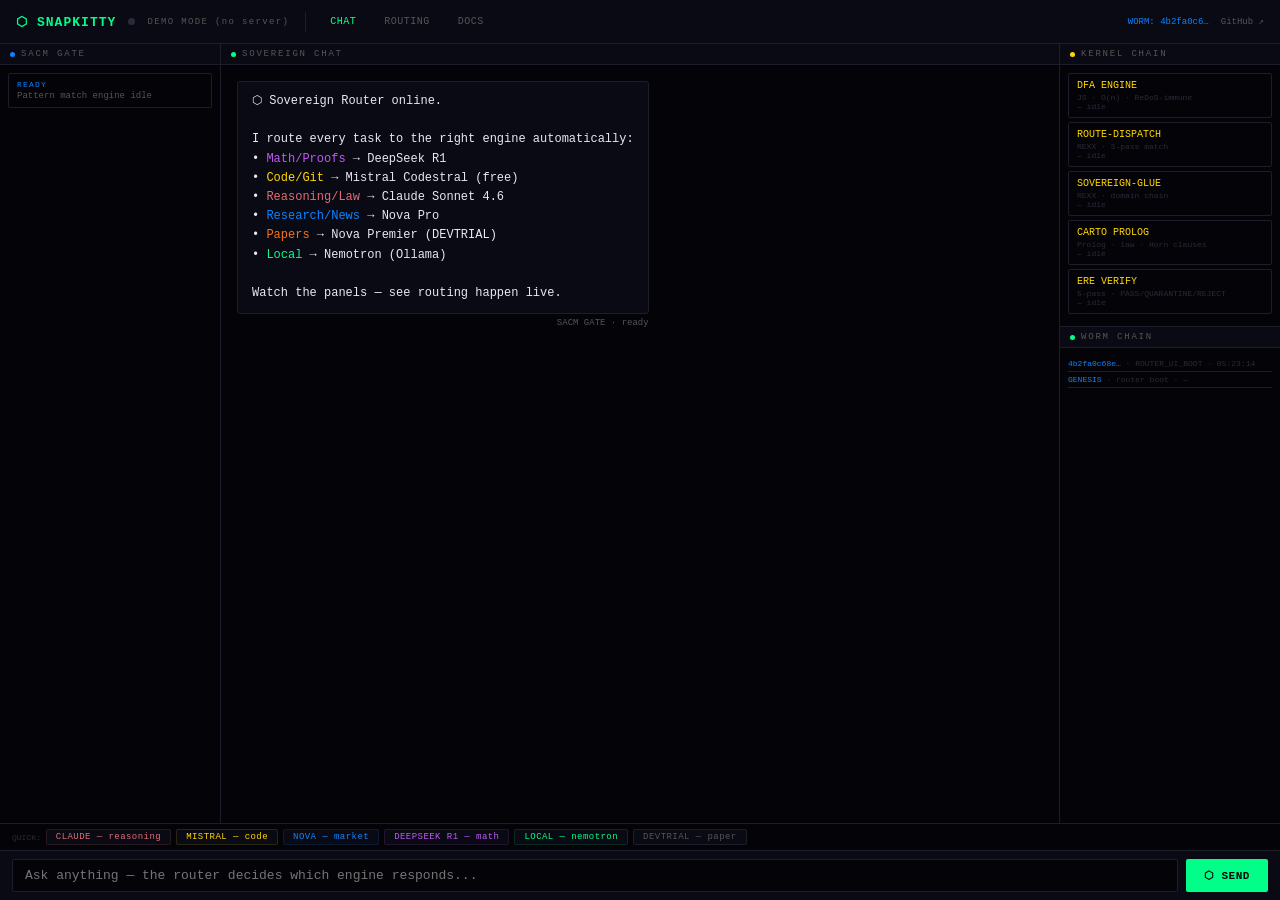
<file: router.html>
<!DOCTYPE html>
<html lang="en">
<head>
<meta charset="utf-8"/>
<meta name="viewport" content="width=device-width,initial-scale=1"/>
<title>SnapKitty Sovereign Router</title>
<meta name="description" content="Universal AI workflow engine. Watch routing happen live."/>
<style>
:root{
  --bg:#040408;--panel:#0a0a14;--border:#1e1e2a;
  --text:#e8e8f0;--muted:#555;--dim:#2a2a3a;
  --green:#00ff88;--gold:#ffd700;--blue:#0a84ff;
  --purple:#bf5af2;--orange:#f97316;--red:#ff453a;
  --mono:'Courier New',monospace;
}
*{margin:0;padding:0;box-sizing:border-box;}
html,body{height:100%;overflow:hidden;}
body{background:var(--bg);color:var(--text);font-family:var(--mono);font-size:13px;display:flex;flex-direction:column;}

/* ── TOPBAR ── */
#top{background:var(--panel);border-bottom:1px solid var(--border);padding:0 16px;height:44px;display:flex;align-items:center;gap:12px;flex-shrink:0;}
.logo{color:var(--green);font-size:13px;font-weight:700;letter-spacing:.08em;}
.status-dot{width:7px;height:7px;border-radius:50%;background:var(--dim);transition:background .3s;}
.status-dot.live{background:var(--green);animation:pulse 2s infinite;}
#server-status{font-size:9px;color:var(--muted);letter-spacing:.15em;}
#worm-badge{font-size:9px;color:var(--blue);margin-left:auto;font-family:var(--mono);}
.nav-link{font-size:10px;color:var(--muted);padding:4px 8px;border-radius:2px;cursor:pointer;letter-spacing:.05em;}
.nav-link:hover{color:var(--text);background:var(--dim);}
.nav-link.active{color:var(--green);}
@keyframes pulse{0%,100%{opacity:1}50%{opacity:.4}}

/* ── VIEWS ── */
#views{flex:1;overflow:hidden;display:flex;flex-direction:column;}
.view{display:none;flex:1;overflow:hidden;}
.view.active{display:flex;}

/* ── CHAT VIEW ── */
#chat-view{flex-direction:column;}
#chat-main{flex:1;display:grid;grid-template-columns:220px 1fr 220px;gap:1px;background:var(--border);overflow:hidden;}
.panel{background:var(--bg);display:flex;flex-direction:column;overflow:hidden;}
.phdr{background:var(--panel);border-bottom:1px solid var(--border);padding:5px 10px;font-size:9px;color:var(--muted);letter-spacing:.2em;display:flex;align-items:center;gap:6px;flex-shrink:0;}
.phdr-dot{width:5px;height:5px;border-radius:50%;}
.pbody{flex:1;overflow-y:auto;padding:8px;}

/* gate entries */
.ge{border:1px solid var(--border);border-radius:2px;padding:6px 8px;font-size:10px;margin-bottom:4px;}
.ge.route{border-color:#0a84ff22;}
.ge.pass{border-color:#00ff8822;background:#00ff8806;}
.ge.err{border-color:#ff453a22;}
.gel{font-size:8px;letter-spacing:.15em;margin-bottom:2px;}
.gel.route{color:var(--blue);}
.gel.pass{color:var(--green);}
.gea{font-size:11px;font-weight:700;}
.ger{color:var(--muted);font-size:9px;}
.get{color:var(--dim);font-size:8px;margin-top:2px;}

/* messages */
#msgs{flex:1;overflow-y:auto;padding:16px;display:flex;flex-direction:column;gap:12px;}
.msg{display:flex;gap:10px;max-width:90%;}
.msg.user{align-self:flex-end;flex-direction:row-reverse;}
.msg-bubble{padding:10px 14px;border-radius:3px;font-size:12px;line-height:1.6;border:1px solid var(--border);}
.msg.user .msg-bubble{background:var(--blue);border-color:var(--blue);color:#fff;}
.msg.ai .msg-bubble{background:var(--panel);color:var(--text);white-space:pre-wrap;word-break:break-word;}
.msg-meta{font-size:9px;color:var(--muted);margin-top:4px;text-align:right;}
.msg.user .msg-meta{text-align:left;}
.msg-agent{display:inline-block;padding:1px 6px;border-radius:2px;font-size:8px;font-weight:700;margin-bottom:4px;letter-spacing:.1em;}
.thinking{display:flex;gap:4px;padding:8px 12px;}
.tdot{width:6px;height:6px;border-radius:50%;background:var(--muted);animation:bounce .8s infinite;}
.tdot:nth-child(2){animation-delay:.15s;}
.tdot:nth-child(3){animation-delay:.3s;}
@keyframes bounce{0%,100%{transform:translateY(0)}50%{transform:translateY(-5px)}}

/* kernel panel */
.ke{border:1px solid var(--border);border-radius:2px;padding:6px 8px;margin-bottom:4px;font-size:10px;transition:all .2s;}
.ke.run{border-color:#ffd70044;background:#ffd70006;}
.ke.done{border-color:#00ff8822;}
.ke.idle{}
.kname{color:var(--gold);font-size:10px;margin-bottom:2px;}
.klang{color:var(--dim);font-size:8px;}
.kst{font-size:8px;}
.kst.run{color:var(--gold);}
.kst.done{color:var(--green);}
.kst.idle{color:var(--dim);}

/* worm mini */
.we{font-size:8px;color:var(--dim);border-bottom:1px solid var(--border);padding:3px 0;}
.we .wh{color:var(--blue);}

/* input bar */
#inputbar{background:var(--panel);border-top:1px solid var(--border);padding:8px 12px;display:flex;gap:8px;flex-shrink:0;}
#prompt{flex:1;background:var(--bg);border:1px solid var(--border);padding:8px 12px;color:var(--text);font-family:var(--mono);font-size:13px;border-radius:2px;outline:none;}
#prompt:focus{border-color:var(--blue);}
#sendbtn{background:var(--green);color:#040408;border:none;padding:8px 18px;font-family:var(--mono);font-size:11px;font-weight:700;border-radius:2px;cursor:pointer;letter-spacing:.05em;}
#sendbtn:hover{background:#00d470;}
#sendbtn:disabled{background:var(--border);color:var(--muted);cursor:not-allowed;}

/* quick pills */
#quickbar{background:var(--bg);border-top:1px solid var(--border);padding:5px 12px;display:flex;gap:5px;flex-wrap:wrap;flex-shrink:0;}
.qp{background:var(--panel);border:1px solid var(--border);padding:2px 9px;border-radius:2px;font-size:9px;color:var(--muted);cursor:pointer;letter-spacing:.05em;}
.qp:hover{color:var(--text);}
.qp.c{border-color:#e06c7522;color:#e06c75;}
.qp.m{border-color:#ffd70022;color:var(--gold);}
.qp.n{border-color:#0a84ff22;color:var(--blue);}
.qp.d{border-color:#bf5af222;color:var(--purple);}
.qp.l{border-color:#00ff8822;color:var(--green);}

/* ── ROUTING VIEW ── */
#routing-view{flex-direction:column;overflow-y:auto;padding:32px 24px;max-width:900px;margin:0 auto;width:100%;}
#routing-view h2{font-size:18px;color:var(--green);margin-bottom:8px;}
#routing-view p{color:var(--muted);font-size:12px;line-height:1.7;margin-bottom:24px;}
.rt-grid{display:grid;grid-template-columns:repeat(auto-fit,minmax(260px,1fr));gap:1px;background:var(--border);margin-bottom:32px;}
.rtc{background:var(--bg);padding:14px;}
.rtc-trig{font-size:9px;color:var(--muted);letter-spacing:.08em;margin-bottom:5px;}
.rtc-eng{font-size:13px;font-weight:700;margin-bottom:3px;}
.rtc-mod{font-size:9px;color:var(--dim);margin-bottom:6px;}
.rtc-desc{font-size:11px;color:var(--muted);line-height:1.5;}
.rtc-ex{margin-top:7px;background:var(--panel);border:1px solid var(--border);padding:5px 9px;font-size:9px;color:var(--dim);border-radius:2px;}
.rtc-ex span{color:var(--text);}

/* ── DOCS VIEW ── */
#docs-view{overflow-y:auto;padding:32px 24px;max-width:800px;margin:0 auto;width:100%;}
#docs-view h2{color:var(--green);margin-bottom:12px;}
#docs-view h3{color:var(--gold);margin:20px 0 8px;}
.code-block{background:var(--panel);border:1px solid var(--border);padding:12px 14px;font-size:11px;color:#c8c8d8;border-radius:2px;line-height:1.8;overflow-x:auto;white-space:pre;margin-bottom:12px;}
.code-block .c{color:var(--green);}
.code-block .cm{color:var(--dim);}
.code-block .v{color:var(--gold);}

/* scrollbars */
::-webkit-scrollbar{width:4px;}
::-webkit-scrollbar-track{background:var(--bg);}
::-webkit-scrollbar-thumb{background:var(--border);border-radius:2px;}
</style>
</head>
<body>

<!-- TOP BAR -->
<div id="top">
  <div class="logo">⬡ SNAPKITTY</div>
  <div class="status-dot" id="sdot"></div>
  <span id="server-status">CONNECTING...</span>
  <div style="width:1px;height:20px;background:var(--border);margin:0 4px;"></div>
  <span class="nav-link active" onclick="switchView('chat')">CHAT</span>
  <span class="nav-link" onclick="switchView('routing')">ROUTING</span>
  <span class="nav-link" onclick="switchView('docs')">DOCS</span>
  <div style="margin-left:auto;display:flex;align-items:center;gap:12px;">
    <span id="worm-badge">WORM: —</span>
    <a href="https://github.com/SNAPKITTYWEST/SNAPKITTYWEST" target="_blank"
       style="font-size:9px;color:var(--muted);text-decoration:none;">GitHub ↗</a>
  </div>
</div>

<!-- VIEWS -->
<div id="views">

  <!-- CHAT -->
  <div id="chat-view" class="view active">
    <div id="chat-main">

      <!-- LEFT: GATE LOG -->
      <div class="panel">
        <div class="phdr"><div class="phdr-dot" style="background:var(--blue)"></div>SACM GATE</div>
        <div class="pbody" id="gate-log">
          <div class="ge"><div class="gel route">READY</div><div class="ger">Pattern match engine idle</div></div>
        </div>
      </div>

      <!-- CENTER: CHAT -->
      <div class="panel">
        <div class="phdr"><div class="phdr-dot" style="background:var(--green)"></div>SOVEREIGN CHAT<span id="model-tag" style="margin-left:auto;color:var(--muted);font-size:9px;"></span></div>
        <div id="msgs">
          <div class="msg ai">
            <div>
              <div class="msg-bubble">⬡ Sovereign Router online.

I route every task to the right engine automatically:
• <span style="color:#bf5af2">Math/Proofs</span> → DeepSeek R1
• <span style="color:#ffd700">Code/Git</span> → Mistral Codestral (free)
• <span style="color:#e06c75">Reasoning/Law</span> → Claude Sonnet 4.6
• <span style="color:#0a84ff">Research/News</span> → Nova Pro
• <span style="color:#f97316">Papers</span> → Nova Premier (DEVTRIAL)
• <span style="color:#00ff88">Local</span> → Nemotron (Ollama)

Watch the panels — see routing happen live.</div>
              <div class="msg-meta">SACM GATE · ready</div>
            </div>
          </div>
        </div>
      </div>

      <!-- RIGHT: KERNELS + WORM -->
      <div class="panel" style="display:flex;flex-direction:column;">
        <div class="phdr" style="flex-shrink:0"><div class="phdr-dot" style="background:var(--gold)"></div>KERNEL CHAIN</div>
        <div class="pbody" style="flex:0 0 auto;max-height:55%;" id="kernel-list">
          <div class="ke" id="k-dfa"><div class="kname">DFA ENGINE</div><div class="klang">JS · O(n) · ReDoS-immune</div><div class="kst idle" id="ks-dfa">— idle</div></div>
          <div class="ke" id="k-route"><div class="kname">ROUTE-DISPATCH</div><div class="klang">REXX · 3-pass match</div><div class="kst idle" id="ks-route">— idle</div></div>
          <div class="ke" id="k-glue"><div class="kname">SOVEREIGN-GLUE</div><div class="klang">REXX · domain chain</div><div class="kst idle" id="ks-glue">— idle</div></div>
          <div class="ke" id="k-prolog"><div class="kname">CARTO PROLOG</div><div class="klang">Prolog · law · Horn clauses</div><div class="kst idle" id="ks-prolog">— idle</div></div>
          <div class="ke" id="k-ere"><div class="kname">ERE VERIFY</div><div class="klang">5-pass · PASS/QUARANTINE/REJECT</div><div class="kst idle" id="ks-ere">— idle</div></div>
        </div>
        <div class="phdr" style="flex-shrink:0;border-top:1px solid var(--border)"><div class="phdr-dot" style="background:var(--green)"></div>WORM CHAIN</div>
        <div class="pbody" style="flex:1;" id="worm-log">
          <div class="we"><span class="wh">GENESIS</span> · router boot · —</div>
        </div>
      </div>

    </div>

    <!-- QUICK PILLS -->
    <div id="quickbar">
      <span style="font-size:8px;color:var(--dim);align-self:center;">QUICK:</span>
      <span class="qp c" onclick="send('explain the sovereign tick runtime and WORM chain')">CLAUDE — reasoning</span>
      <span class="qp m" onclick="send('write a rust function for fibonacci using memoization')">MISTRAL — code</span>
      <span class="qp n" onclick="send('what is the current state of the bitcoin and ethereum markets')">NOVA — market</span>
      <span class="qp d" onclick="send('prove by mathematical induction that the sum of first n integers equals n times n plus 1 divided by 2')">DEEPSEEK R1 — math</span>
      <span class="qp l" onclick="send('use our local model to explain what makes the SACM architecture novel')">LOCAL — nemotron</span>
      <span class="qp"   onclick="send('write a technical research paper about the sovereign router architecture and routing table design')">DEVTRIAL — paper</span>
    </div>

    <!-- INPUT -->
    <div id="inputbar">
      <input id="prompt" type="text" placeholder="Ask anything — the router decides which engine responds..."
        onkeydown="if(event.key==='Enter'&&!event.shiftKey){event.preventDefault();send();}"/>
      <button id="sendbtn" onclick="send()">⬡ SEND</button>
    </div>
  </div>

  <!-- ROUTING -->
  <div id="routing-view" class="view">
    <h2>⬡ Routing Table</h2>
    <p>The SACM gate pattern-matches every input and routes to the right engine. No configuration needed. The routing table is the IP — not the models.</p>
    <div class="rt-grid">
      <div class="rtc"><div class="rtc-trig">PROVE · THEOREM · INDUCTION · AXIOM · LEMMA</div><div class="rtc-eng" style="color:#bf5af2">DeepSeek R1</div><div class="rtc-mod">us.deepseek.r1-v1:0 · us-west-2</div><div class="rtc-desc">Formal math proofs, induction, symbolic reasoning</div><div class="rtc-ex">$ npm run router "<span>prove sum of squares by induction</span>"</div></div>
      <div class="rtc"><div class="rtc-trig">WRITE · CODE · GIT · BUILD · SCAFFOLD · NPM</div><div class="rtc-eng" style="color:#ffd700">Mistral Codestral</div><div class="rtc-mod">codestral-latest · free tier</div><div class="rtc-desc">Code generation, git ops, terminal commands</div><div class="rtc-ex">$ npm run router "<span>write a rust fibonacci function</span>"</div></div>
      <div class="rtc"><div class="rtc-trig">WHY · EXPLAIN · LAW · TRUST · WORM · GOVERNANCE</div><div class="rtc-eng" style="color:#e06c75">Claude Sonnet 4.6</div><div class="rtc-mod">us.anthropic.claude-sonnet-4-6 · us-east-1</div><div class="rtc-desc">Reasoning, law, trust, architecture, governance</div><div class="rtc-ex">$ npm run router "<span>explain why WORM beats a database</span>"</div></div>
      <div class="rtc"><div class="rtc-trig">PAPER · WHITEPAPER · ACADEMIC · RESEARCH PAPER</div><div class="rtc-eng" style="color:#f97316">DEVTRIAL (Nova Premier)</div><div class="rtc-mod">us.amazon.nova-premier-v1:0 · us-east-1</div><div class="rtc-desc">Long-form papers, whitepapers, technical docs</div><div class="rtc-ex">$ npm run router "<span>write a paper on SACM</span>"</div></div>
      <div class="rtc"><div class="rtc-trig">MARKET · CRYPTO · BITCOIN · NEWS · FINANCE</div><div class="rtc-eng" style="color:#0a84ff">Nova Pro</div><div class="rtc-mod">us.amazon.nova-pro-v1:0 · us-east-1</div><div class="rtc-desc">Market research, news synthesis, financial analysis</div><div class="rtc-ex">$ npm run router "<span>bitcoin market trend today</span>"</div></div>
      <div class="rtc"><div class="rtc-trig">LOCAL · NEMOTRON · OLLAMA · OUR MODEL</div><div class="rtc-eng" style="color:#00ff88">Local / Nemotron</div><div class="rtc-mod">ollama:nemotron · localhost:11434</div><div class="rtc-desc">Offline inference, your trained weights, no cloud</div><div class="rtc-ex">$ npm run router "<span>use our local model to explain WORM</span>"</div></div>
    </div>
  </div>

  <!-- DOCS -->
  <div id="docs-view" class="view">
    <h2>⬡ Boot Sequence</h2>
    <h3>1 — Clone + Install</h3>
    <div class="code-block"><span class="c">git clone</span> https://github.com/SNAPKITTYWEST/SNAPKITTYWEST.git
<span class="c">cd</span> SNAPKITTYWEST && <span class="c">npm install</span></div>
    <h3>2 — Configure AWS Bedrock</h3>
    <div class="code-block"><span class="c">aws configure</span>
<span class="cm"># AWS Access Key ID: your_key
# Default region name: us-east-1</span></div>
    <h3>3 — Set .env</h3>
    <div class="code-block">VAULT_MASTER_SECRET=<span class="v">your_secret_here</span>   <span class="cm"># only secret you need</span>
MISTRAL_API_KEY=<span class="v">your_key</span>           <span class="cm"># free at console.mistral.ai</span>
AWS_REGION=us-east-1</div>
    <h3>4 — Seal keys into vault</h3>
    <div class="code-block">VAULT_MASTER_SECRET=your_secret <span class="c">npm run vault:seal</span> \
  "MISTRAL_API_KEY=your_mistral_key"</div>
    <h3>5 — Start the router server</h3>
    <div class="code-block"><span class="c">node router-server.mjs</span>   <span class="cm"># starts on :3001</span>
<span class="cm"># Then open this page with ?server=http://localhost:3001</span></div>
    <h3>6 — Or run CLI directly</h3>
    <div class="code-block"><span class="c">npm run router</span> "prove by induction sum of squares"
<span class="c">npm run router</span> "write a rust WORM chain"
<span class="c">start</span> router-ui.html   <span class="cm"># local mission control</span></div>
    <h3>Connecting this UI to your server</h3>
    <div class="code-block"><span class="cm"># Append ?server=URL to connect to a live backend:</span>
https://snapkittywest.github.io/SNAPKITTYWEST/docs/router.html<span class="v">?server=http://localhost:3001</span>

<span class="cm"># Or deploy router-server.mjs to any host and use its URL</span></div>
  </div>

</div>

<script>
// ── Config ────────────────────────────────────────────────────────────────────
const params = new URLSearchParams(location.search);
const SERVER = params.get('server') || '';
let serverLive = false;
let seq = 0;

// ── View switching ────────────────────────────────────────────────────────────
function switchView(v) {
  document.querySelectorAll('.view').forEach(el => el.classList.remove('active'));
  document.querySelectorAll('.nav-link').forEach(el => el.classList.remove('active'));
  document.getElementById(v + '-view').classList.add('active');
  event.currentTarget.classList.add('active');
}

// ── Server health check ───────────────────────────────────────────────────────
async function checkServer() {
  if (!SERVER) {
    document.getElementById('server-status').textContent = 'DEMO MODE (no server)';
    return;
  }
  try {
    const r = await fetch(SERVER + '/health', { signal: AbortSignal.timeout(3000) });
    if (r.ok) {
      const d = await r.json();
      serverLive = true;
      document.getElementById('sdot').classList.add('live');
      document.getElementById('server-status').textContent = 'LIVE · ' + SERVER.replace('http://', '');
      document.getElementById('worm-badge').textContent = 'WORM: ' + (d.worm_head || 'GENESIS');
    }
  } catch {
    document.getElementById('server-status').textContent = 'SERVER OFFLINE · demo mode';
  }
}

// ── WORM seal (client-side for demo mode) ─────────────────────────────────────
async function sha256(t) {
  const b = await crypto.subtle.digest('SHA-256', new TextEncoder().encode(t));
  return Array.from(new Uint8Array(b)).map(x => x.toString(16).padStart(2,'0')).join('');
}

function ts() { return new Date().toTimeString().slice(0,8); }

// ── Kernel animations ─────────────────────────────────────────────────────────
const KERNEL_CHAINS = {
  claude:   ['dfa', 'route', 'prolog', 'ere'],
  mistral:  ['dfa', 'route', 'glue',   'ere'],
  nova:     ['dfa', 'route', 'ere'],
  deepseek: ['dfa', 'route', 'ere'],
  devtrial: ['dfa', 'route', 'glue',   'ere'],
  local:    ['dfa', 'route', 'ere'],
};

function setKernel(id, st) {
  const el = document.getElementById('k-' + id);
  const ks = document.getElementById('ks-' + id);
  if (!el || !ks) return;
  el.className = 'ke ' + st;
  ks.className = 'kst ' + st;
  ks.textContent = st === 'run' ? '▶ running' : st === 'done' ? '✓ done' : '— idle';
}

async function animateKernels(agent) {
  const chain = KERNEL_CHAINS[agent] || ['dfa', 'ere'];
  for (const k of chain) {
    setKernel(k, 'run');
    await new Promise(r => setTimeout(r, 100));
    setKernel(k, 'done');
    await new Promise(r => setTimeout(r, 60));
  }
  await new Promise(r => setTimeout(r, 800));
  chain.forEach(k => setKernel(k, 'idle'));
}

// ── Gate log ──────────────────────────────────────────────────────────────────
function addGate(type, label, agent, reason, color) {
  const gl = document.getElementById('gate-log');
  const el = document.createElement('div');
  el.className = 'ge ' + type;
  el.innerHTML = `<div class="gel ${type}">${label}</div>
    ${agent ? `<div class="gea" style="color:${color}">${agent.toUpperCase()}</div>` : ''}
    <div class="ger">${reason}</div>
    <div class="get">${ts()}</div>`;
  gl.prepend(el);
  while (gl.children.length > 8) gl.lastChild.remove();
}

// ── WORM log ──────────────────────────────────────────────────────────────────
function addWorm(hash, event) {
  const wl = document.getElementById('worm-log');
  const el = document.createElement('div');
  el.className = 'we';
  el.innerHTML = `<span class="wh">${hash.slice(0,10)}…</span> · ${event} · ${ts()}`;
  wl.prepend(el);
  while (wl.children.length > 10) wl.lastChild.remove();
  document.getElementById('worm-badge').textContent = 'WORM: ' + hash.slice(0,8) + '…';
}

// ── Message rendering ─────────────────────────────────────────────────────────
const MODEL_COLORS = {
  claude: '#e06c75', mistral: '#ffd700', nova: '#0a84ff',
  deepseek: '#bf5af2', devtrial: '#f97316', local: '#00ff88',
};

const MODEL_LABELS = {
  claude: 'Claude Sonnet 4.6', mistral: 'Mistral Codestral',
  nova: 'Nova Pro', deepseek: 'DeepSeek R1',
  devtrial: 'DEVTRIAL (Nova Premier)', local: 'Local/Nemotron',
};

function addUserMsg(text) {
  const msgs = document.getElementById('msgs');
  const el = document.createElement('div');
  el.className = 'msg user';
  el.innerHTML = `<div><div class="msg-bubble">${escHtml(text)}</div><div class="msg-meta">${ts()}</div></div>`;
  msgs.appendChild(el);
  msgs.scrollTop = msgs.scrollHeight;
}

function addThinking() {
  const msgs = document.getElementById('msgs');
  const el = document.createElement('div');
  el.className = 'msg ai';
  el.id = 'thinking-' + seq;
  el.innerHTML = `<div><div class="msg-bubble"><div class="thinking"><div class="tdot"></div><div class="tdot"></div><div class="tdot"></div></div></div></div>`;
  msgs.appendChild(el);
  msgs.scrollTop = msgs.scrollHeight;
  return el;
}

function replaceThinking(id, agent, text, hash) {
  const el = document.getElementById('thinking-' + id);
  if (!el) return;
  const color = MODEL_COLORS[agent] || '#e8e8f0';
  el.innerHTML = `<div>
    <div class="msg-agent" style="background:${color}22;color:${color}">${MODEL_LABELS[agent] || agent}</div>
    <div class="msg-bubble">${escHtml(text)}</div>
    <div class="msg-meta">
      ${ts()} · <span style="color:#00ff88;font-family:monospace;font-size:8px">WORM: ${hash.slice(0,8)}…</span>
    </div>
  </div>`;
  const msgs = document.getElementById('msgs');
  msgs.scrollTop = msgs.scrollHeight;
}

function updateThinking(id, agent, text) {
  const el = document.getElementById('thinking-' + id);
  if (!el) return;
  const color = MODEL_COLORS[agent] || '#e8e8f0';
  const label = el.querySelector('.msg-agent');
  if (!label) {
    el.innerHTML = `<div>
      <div class="msg-agent" style="background:${color}22;color:${color}">${MODEL_LABELS[agent] || agent}</div>
      <div class="msg-bubble" id="stream-${id}"></div>
      <div class="msg-meta">${ts()}</div>
    </div>`;
  }
  const bubble = document.getElementById('stream-' + id) || el.querySelector('.msg-bubble');
  if (bubble) bubble.textContent = text;
  const msgs = document.getElementById('msgs');
  msgs.scrollTop = msgs.scrollHeight;
}

function escHtml(t) {
  return t.replace(/&/g,'&amp;').replace(/</g,'&lt;').replace(/>/g,'&gt;').replace(/\n/g,'<br>');
}

// ── Routing patterns (client-side for demo mode) ──────────────────────────────
const ROUTES = [
  [/\b(PROVE|PROOF|THEOREM|INDUCTION|AXIOM|LEMMA|FORMULA|CALCULUS)\b/i, 'deepseek', '#bf5af2'],
  [/\b(WRITE|CODE|GIT|SCAFFOLD|BUILD|IMPLEMENT|NPM|CARGO|BASH|PYTHON|RUST|FUNCTION)\b/i, 'mistral', '#ffd700'],
  [/\b(PAPER|WHITEPAPER|RESEARCH PAPER|ACADEMIC|DOCUMENT|WRITE A)\b/i, 'devtrial', '#f97316'],
  [/\b(MARKET|CRYPTO|BITCOIN|ETH|NEWS|PRICE|FINANCE|STOCK)\b/i, 'nova', '#0a84ff'],
  [/\b(LOCAL|NEMOTRON|OLLAMA|OUR MODEL|OUR WEIGHTS)\b/i, 'local', '#00ff88'],
  [/\b(WHY|EXPLAIN|LAW|TRUST|WORM|GOVERN|REASON|ARCHITECT|ANALYZE)\b/i, 'claude', '#e06c75'],
  [/.*/, 'claude', '#e06c75'],
];

function detectRoute(input) {
  for (const [p, a, c] of ROUTES) {
    if (p.test(input)) return { agent: a, color: c };
  }
  return { agent: 'claude', color: '#e06c75' };
}

// ── Demo mode responses ───────────────────────────────────────────────────────
const DEMO_RESPONSES = {
  deepseek: (i) => `DeepSeek R1 — mathematical reasoning (us-west-2)

This query requires formal mathematical reasoning.
DeepSeek R1 is optimized for proofs, induction, and symbolic math.

For: "${i}"

The router identified keywords: PROVE/THEOREM/INDUCTION/AXIOM/LEMMA
Route: DEEPSEEK (math/proof)
Model: us.deepseek.r1-v1:0 (Bedrock us-west-2)

▶ Run live:
  npm run router "${i}"`,

  mistral: (i) => `Mistral Codestral — code engine (free tier)

This query requires code generation.
Mistral Codestral handles 80+ languages with no inference overhead.

For: "${i}"

The router identified keywords: WRITE/CODE/BUILD/FUNCTION/GIT
Route: MISTRAL (code/terminal)
Model: codestral-latest (free tier)

▶ Run live:
  npm run router "${i}"`,

  claude: (i) => `Claude Sonnet 4.6 — reasoning engine (us-east-1)

This query requires reasoning, analysis, or explanation.
Claude handles complex multi-step reasoning with three-witness consensus.

For: "${i}"

The router matched: WHY/EXPLAIN/LAW/TRUST/WORM or default
Route: CLAUDE (reasoning/law/governance)
Model: us.anthropic.claude-sonnet-4-6 (Bedrock)

▶ Run live:
  npm run router "${i}"`,

  nova: (i) => `Nova Pro — research synthesis (us-east-1)

This query requires market data or news synthesis.
Nova Pro is Amazon's native model — fast and efficient for research.

For: "${i}"

The router identified: MARKET/CRYPTO/BITCOIN/NEWS/FINANCE
Route: NOVA (market/news)
Model: us.amazon.nova-pro-v1:0 (Bedrock)

▶ Run live:
  npm run router "${i}"`,

  devtrial: (i) => `DEVTRIAL — long-form writing (us-east-1)

This query requires long-form technical writing.
DEVTRIAL uses Nova Premier — largest context, best synthesis.
Pipeline: corpus cherry-pick → Nova Premier → ERE verify

For: "${i}"

The router identified: PAPER/WHITEPAPER/ACADEMIC/RESEARCH PAPER
Route: DEVTRIAL (long-form writing)
Model: us.amazon.nova-premier-v1:0 (Bedrock)

▶ Run live:
  npm run router "${i}"`,

  local: (i) => `Local / Nemotron — offline inference (localhost:11434)

This query routes to your local model — no cloud dependency.
Start Ollama first: ollama serve && ollama pull nemotron

For: "${i}"

The router identified: LOCAL/NEMOTRON/OLLAMA/OUR MODEL
Route: LOCAL (local inference)
Model: ollama:nemotron

▶ Run live:
  npm run router "${i}"`,
};

// ── Main send function ────────────────────────────────────────────────────────
async function send(prebuilt) {
  const inp = document.getElementById('prompt');
  const input = prebuilt || inp.value.trim();
  if (!input) return;
  inp.value = '';

  const btn = document.getElementById('sendbtn');
  btn.disabled = true;
  btn.textContent = '⏳';
  seq++;
  const mySeq = seq;

  addUserMsg(input);
  const thinkEl = addThinking();

  // Route detection
  const { agent, color } = detectRoute(input);
  const reason = {
    deepseek: 'math/proof → DeepSeek R1',
    mistral:  'code/terminal → Mistral Codestral',
    claude:   'reasoning/law → Claude Sonnet 4.6',
    nova:     'market/news → Nova Pro',
    devtrial: 'long-form → DEVTRIAL',
    local:    'local → Ollama nemotron',
  }[agent] || 'default → Claude';

  addGate('route', '⬡ INPUT', null, `"${input.slice(0,40)}${input.length>40?'…':''}"`, color);
  await new Promise(r => setTimeout(r, 100));
  addGate('pass', '✓ ROUTED', agent, reason, color);

  document.getElementById('model-tag').textContent = agent.toUpperCase();
  document.getElementById('model-tag').style.color = color;

  // Animate kernels
  animateKernels(agent);

  // If server is live — stream via SSE
  if (serverLive && SERVER) {
    try {
      const resp = await fetch(SERVER + '/route', {
        method: 'POST',
        headers: { 'Content-Type': 'application/json' },
        body: JSON.stringify({ prompt: input }),
      });

      const reader = resp.body.getReader();
      const dec = new TextDecoder();
      let buf = '';
      let output = '';
      let finalHash = '';

      while (true) {
        const { done, value } = await reader.read();
        if (done) break;
        buf += dec.decode(value, { stream: true });
        const lines = buf.split('\n');
        buf = lines.pop();

        for (const line of lines) {
          if (line.startsWith('event: ')) continue;
          if (!line.startsWith('data: ')) continue;
          try {
            const d = JSON.parse(line.slice(6));
            if (d.text) { output += d.text; updateThinking(mySeq, agent, output); }
            if (d.hash && d.event !== undefined) { finalHash = d.hash; addWorm(d.hash, `ROUTED → ${agent.toUpperCase()}`); }
          } catch {}
        }
      }

      replaceThinking(mySeq, agent, output, finalHash);
    } catch (e) {
      replaceThinking(mySeq, agent, 'Server error: ' + e.message, await sha256('err'));
    }
  } else {
    // Demo mode — show routing explanation
    await new Promise(r => setTimeout(r, 600));
    const hash = await sha256(agent + input + Date.now());
    const demoText = DEMO_RESPONSES[agent]?.(input) || DEMO_RESPONSES.claude(input);
    replaceThinking(mySeq, agent, demoText, hash);
    addWorm(hash, `DEMO → ${agent.toUpperCase()}`);
  }

  btn.disabled = false;
  btn.textContent = '⬡ SEND';
}

// ── Boot ──────────────────────────────────────────────────────────────────────
(async () => {
  checkServer();
  setInterval(checkServer, 30000);
  const h = await sha256('GENESIS:' + Date.now());
  addWorm(h, 'ROUTER_UI_BOOT');
})();
</script>
</body>
</html>
<!-- build trigger -->
</file>
<file: styles.css>
/* ===== RESET & BASE ===== */
* {
    margin: 0;
    padding: 0;
    box-sizing: border-box;
}

:root {
    --bg-dark: #0a0e1a;
    --bg-darker: #050810;
    --cyan: #00ffff;
    --green: #00ff88;
    --violet: #9d4edd;
    --gold: #ffd700;
    --text-primary: #e0e0e0;
    --text-secondary: #a0a0a0;
    --glow-cyan: 0 0 10px rgba(0, 255, 255, 0.5);
    --glow-violet: 0 0 15px rgba(157, 78, 221, 0.6);
}

body {
    font-family: 'Courier New', monospace;
    background: var(--bg-dark);
    color: var(--text-primary);
    line-height: 1.6;
    overflow-x: hidden;
    position: relative;
}

/* ===== BACKGROUND CANVAS ===== */
#transformer-grid {
    position: fixed;
    top: 0;
    left: 0;
    width: 100%;
    height: 100%;
    z-index: 0;
    opacity: 0.3;
}

/* ===== SCANLINES ===== */
.scanlines {
    position: fixed;
    top: 0;
    left: 0;
    width: 100%;
    height: 100%;
    z-index: 1;
    pointer-events: none;
    background: repeating-linear-gradient(
        0deg,
        rgba(0, 0, 0, 0.15),
        rgba(0, 0, 0, 0.15) 1px,
        transparent 1px,
        transparent 2px
    );
    animation: scanline 8s linear infinite;
}

@keyframes scanline {
    0% { transform: translateY(0); }
    100% { transform: translateY(100%); }
}

/* ===== CONTAINER ===== */
.container {
    max-width: 1400px;
    margin: 0 auto;
    padding: 0 2rem;
    position: relative;
    z-index: 2;
}

/* ===== HERO SECTION ===== */
.hero {
    min-height: 100vh;
    display: flex;
    align-items: center;
    justify-content: center;
    text-align: center;
    position: relative;
}

.hero h1 {
    font-size: clamp(3rem, 8vw, 6rem);
    font-weight: 900;
    letter-spacing: 0.1em;
    margin-bottom: 1rem;
    color: var(--cyan);
    text-shadow: var(--glow-cyan);
    position: relative;
}

/* ===== GLITCH EFFECT ===== */
.glitch {
    position: relative;
    animation: glitch-flicker 5s infinite;
}

.glitch::before,
.glitch::after {
    content: attr(data-text);
    position: absolute;
    top: 0;
    left: 0;
    width: 100%;
    height: 100%;
    opacity: 0.8;
}

.glitch::before {
    color: #ff00ff;
    animation: glitch-1 2.5s infinite;
    clip-path: polygon(0 0, 100% 0, 100% 45%, 0 45%);
}

.glitch::after {
    color: #00ffff;
    animation: glitch-2 2.5s infinite;
    clip-path: polygon(0 55%, 100% 55%, 100% 100%, 0 100%);
}

@keyframes glitch-flicker {
    0%, 90%, 100% { opacity: 1; }
    92%, 96% { opacity: 0.8; }
}

@keyframes glitch-1 {
    0%, 100% { transform: translate(0); }
    20% { transform: translate(-2px, 2px); }
    40% { transform: translate(-2px, -2px); }
    60% { transform: translate(2px, 2px); }
    80% { transform: translate(2px, -2px); }
}

@keyframes glitch-2 {
    0%, 100% { transform: translate(0); }
    20% { transform: translate(2px, -2px); }
    40% { transform: translate(2px, 2px); }
    60% { transform: translate(-2px, -2px); }
    80% { transform: translate(-2px, 2px); }
}

.subtitle {
    font-size: clamp(1rem, 2vw, 1.5rem);
    color: var(--text-secondary);
    margin-bottom: 3rem;
    max-width: 800px;
    margin-left: auto;
    margin-right: auto;
}

/* ===== BUTTONS ===== */
.hero-buttons {
    display: flex;
    gap: 1rem;
    justify-content: center;
    flex-wrap: wrap;
}

.btn {
    padding: 1rem 2rem;
    text-decoration: none;
    font-size: 1rem;
    font-weight: 700;
    border: 2px solid;
    transition: all 0.3s ease;
    position: relative;
    overflow: hidden;
    text-transform: uppercase;
    letter-spacing: 0.05em;
}

.btn-primary {
    background: var(--cyan);
    color: var(--bg-dark);
    border-color: var(--cyan);
}

.btn-primary:hover {
    box-shadow: var(--glow-cyan);
    transform: translateY(-2px);
}

.btn-secondary {
    background: transparent;
    color: var(--cyan);
    border-color: var(--cyan);
}

.btn-secondary:hover {
    background: var(--cyan);
    color: var(--bg-dark);
}

.btn-accent {
    background: var(--violet);
    color: white;
    border-color: var(--violet);
}

.btn-accent:hover {
    box-shadow: var(--glow-violet);
    transform: translateY(-2px);
}

/* ===== SECTION TITLE ===== */
.section-title {
    font-size: clamp(2rem, 4vw, 3rem);
    text-align: center;
    margin-bottom: 3rem;
    color: var(--cyan);
    text-shadow: var(--glow-cyan);
    letter-spacing: 0.1em;
}

/* ===== AGENTS SECTION ===== */
.agents-section {
    padding: 6rem 0;
    background: linear-gradient(180deg, var(--bg-dark) 0%, var(--bg-darker) 100%);
}

.agent-grid {
    display: grid;
    grid-template-columns: repeat(auto-fit, minmax(280px, 1fr));
    gap: 2rem;
}

.agent-card {
    background: rgba(10, 14, 26, 0.8);
    border: 2px solid var(--cyan);
    padding: 2rem;
    border-radius: 8px;
    transition: all 0.3s ease;
    position: relative;
    overflow: hidden;
}

.agent-card::before {
    content: '';
    position: absolute;
    top: -50%;
    left: -50%;
    width: 200%;
    height: 200%;
    background: radial-gradient(circle, rgba(0, 255, 255, 0.1) 0%, transparent 70%);
    opacity: 0;
    transition: opacity 0.3s ease;
}

.agent-card:hover::before {
    opacity: 1;
}

.agent-card:hover {
    transform: translateY(-5px);
    box-shadow: var(--glow-cyan);
    border-color: var(--green);
}

.agent-avatar {
    width: 80px;
    height: 80px;
    margin: 0 auto 1rem;
    border-radius: 50%;
    border: 3px solid var(--cyan);
    display: flex;
    align-items: center;
    justify-content: center;
    font-size: 2rem;
    font-weight: 900;
    background: var(--bg-darker);
    box-shadow: var(--glow-cyan);
    animation: pulse-glow 2s ease-in-out infinite;
}

@keyframes pulse-glow {
    0%, 100% { box-shadow: var(--glow-cyan); }
    50% { box-shadow: 0 0 20px rgba(0, 255, 255, 0.8); }
}

.agent-name {
    font-size: 1.5rem;
    font-weight: 700;
    color: var(--cyan);
    text-align: center;
    margin-bottom: 0.5rem;
}

.agent-role {
    color: var(--text-secondary);
    text-align: center;
    margin-bottom: 1rem;
    font-size: 0.9rem;
}

.agent-status {
    display: flex;
    justify-content: space-between;
    align-items: center;
    margin-top: 1rem;
    padding-top: 1rem;
    border-top: 1px solid rgba(0, 255, 255, 0.3);
}

.status-online {
    color: var(--green);
    font-weight: 700;
}

.agent-seal {
    font-size: 1.5rem;
    color: var(--gold);
}

.agent-capability {
    color: var(--text-secondary);
    font-size: 0.85rem;
    text-align: center;
    margin-top: 0.5rem;
}

/* ===== PIPELINE SECTION ===== */
.pipeline-section {
    padding: 6rem 0;
    background: var(--bg-darker);
}

.pipeline {
    display: flex;
    align-items: center;
    justify-content: center;
    flex-wrap: wrap;
    gap: 1rem;
}

.pipeline-step {
    background: rgba(10, 14, 26, 0.8);
    border: 2px solid var(--cyan);
    padding: 1.5rem;
    border-radius: 8px;
    text-align: center;
    min-width: 120px;
    transition: all 0.3s ease;
    animation: pipeline-pulse 3s ease-in-out infinite;
    animation-delay: calc(var(--step, 0) * 0.3s);
}

@keyframes pipeline-pulse {
    0%, 100% { border-color: var(--cyan); box-shadow: none; }
    50% { border-color: var(--green); box-shadow: var(--glow-cyan); }
}

.pipeline-step:hover {
    transform: scale(1.05);
    box-shadow: var(--glow-cyan);
}

.step-icon {
    font-size: 2rem;
    margin-bottom: 0.5rem;
}

.step-label {
    font-size: 0.9rem;
    color: var(--text-secondary);
}

.pipeline-arrow {
    color: var(--cyan);
    font-size: 2rem;
    font-weight: 700;
}

/* ===== STACK SECTION ===== */
.stack-section {
    padding: 6rem 0;
    background: linear-gradient(180deg, var(--bg-darker) 0%, var(--bg-dark) 100%);
}

.stack-grid {
    display: grid;
    grid-template-columns: repeat(auto-fit, minmax(200px, 1fr));
    gap: 1.5rem;
}

.stack-tile {
    background: rgba(10, 14, 26, 0.8);
    border: 2px solid var(--violet);
    padding: 1.5rem;
    text-align: center;
    border-radius: 8px;
    transition: all 0.3s ease;
    font-weight: 700;
}

.stack-tile:hover {
    transform: translateY(-3px);
    box-shadow: var(--glow-violet);
    border-color: var(--cyan);
}

/* ===== PROJECTS SECTION ===== */
.projects-section {
    padding: 6rem 0;
    background: var(--bg-dark);
}

.projects-grid {
    display: grid;
    grid-template-columns: repeat(auto-fit, minmax(300px, 1fr));
    gap: 2rem;
}

.project-card {
    background: rgba(10, 14, 26, 0.8);
    border: 2px solid var(--green);
    padding: 2rem;
    border-radius: 8px;
    transition: all 0.3s ease;
    position: relative;
}

.project-card:hover {
    transform: translateY(-5px);
    box-shadow: 0 0 20px rgba(0, 255, 136, 0.5);
}

.project-card h3 {
    color: var(--green);
    margin-bottom: 0.5rem;
    font-size: 1.3rem;
}

.project-card p {
    color: var(--text-secondary);
    margin-bottom: 1rem;
    font-size: 0.9rem;
}

.status-badge {
    display: inline-block;
    padding: 0.3rem 0.8rem;
    background: var(--cyan);
    color: var(--bg-dark);
    font-size: 0.75rem;
    font-weight: 700;
    border-radius: 4px;
    margin-bottom: 1rem;
}

.project-link {
    color: var(--cyan);
    text-decoration: none;
    font-weight: 700;
    transition: color 0.3s ease;
}

.project-link:hover {
    color: var(--green);
}

/* ===== EVIDENCE BAR ===== */
.evidence-bar {
    padding: 2rem 0;
    background: var(--bg-darker);
    border-top: 2px solid var(--cyan);
    border-bottom: 2px solid var(--cyan);
}

.evidence-items {
    display: flex;
    justify-content: space-around;
    flex-wrap: wrap;
    gap: 2rem;
}

.evidence-item {
    display: flex;
    align-items: center;
    gap: 0.5rem;
}

.evidence-icon {
    font-size: 1.5rem;
    color: var(--gold);
}

.evidence-text {
    color: var(--text-primary);
    font-weight: 700;
    font-size: 0.9rem;
}

/* ===== FOOTER ===== */
.footer {
    padding: 3rem 0;
    text-align: center;
    background: var(--bg-darker);
    color: var(--text-secondary);
}

.footer p {
    margin-bottom: 0.5rem;
}

.symbols {
    font-size: 1.5rem;
    color: var(--cyan);
    letter-spacing: 0.5rem;
}

/* ===== RESPONSIVE ===== */
@media (max-width: 768px) {
    .hero h1 {
        font-size: 2.5rem;
    }
    
    .pipeline {
        flex-direction: column;
    }
    
    .pipeline-arrow {
        transform: rotate(90deg);
    }
    
    .hero-buttons {
        flex-direction: column;
        align-items: stretch;
    }
    
    .btn {
        width: 100%;
    }
}

/* ===== ACCESSIBILITY ===== */
@media (prefers-reduced-motion: reduce) {
    *,
    *::before,
    *::after {
        animation-duration: 0.01ms !important;
        animation-iteration-count: 1 !important;
        transition-duration: 0.01ms !important;
    }
}

/* Made with Bob */
</file>
